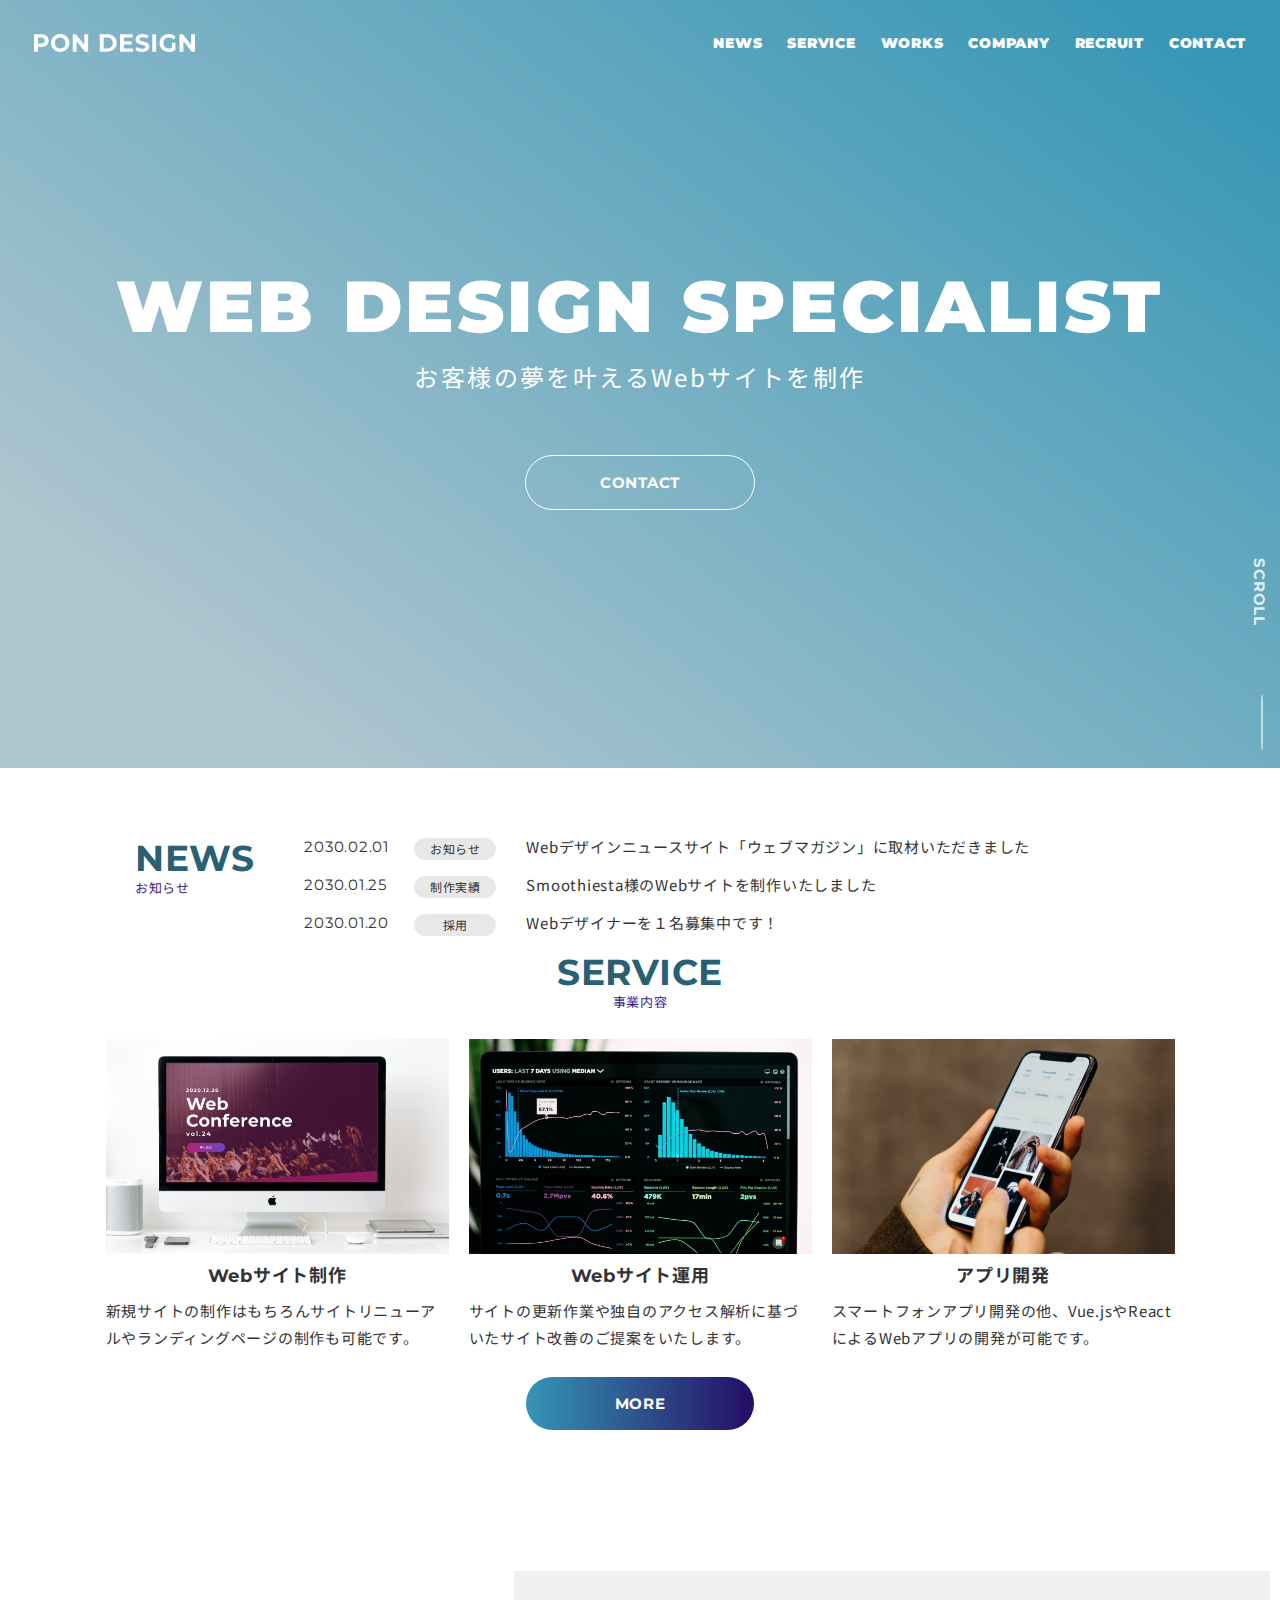
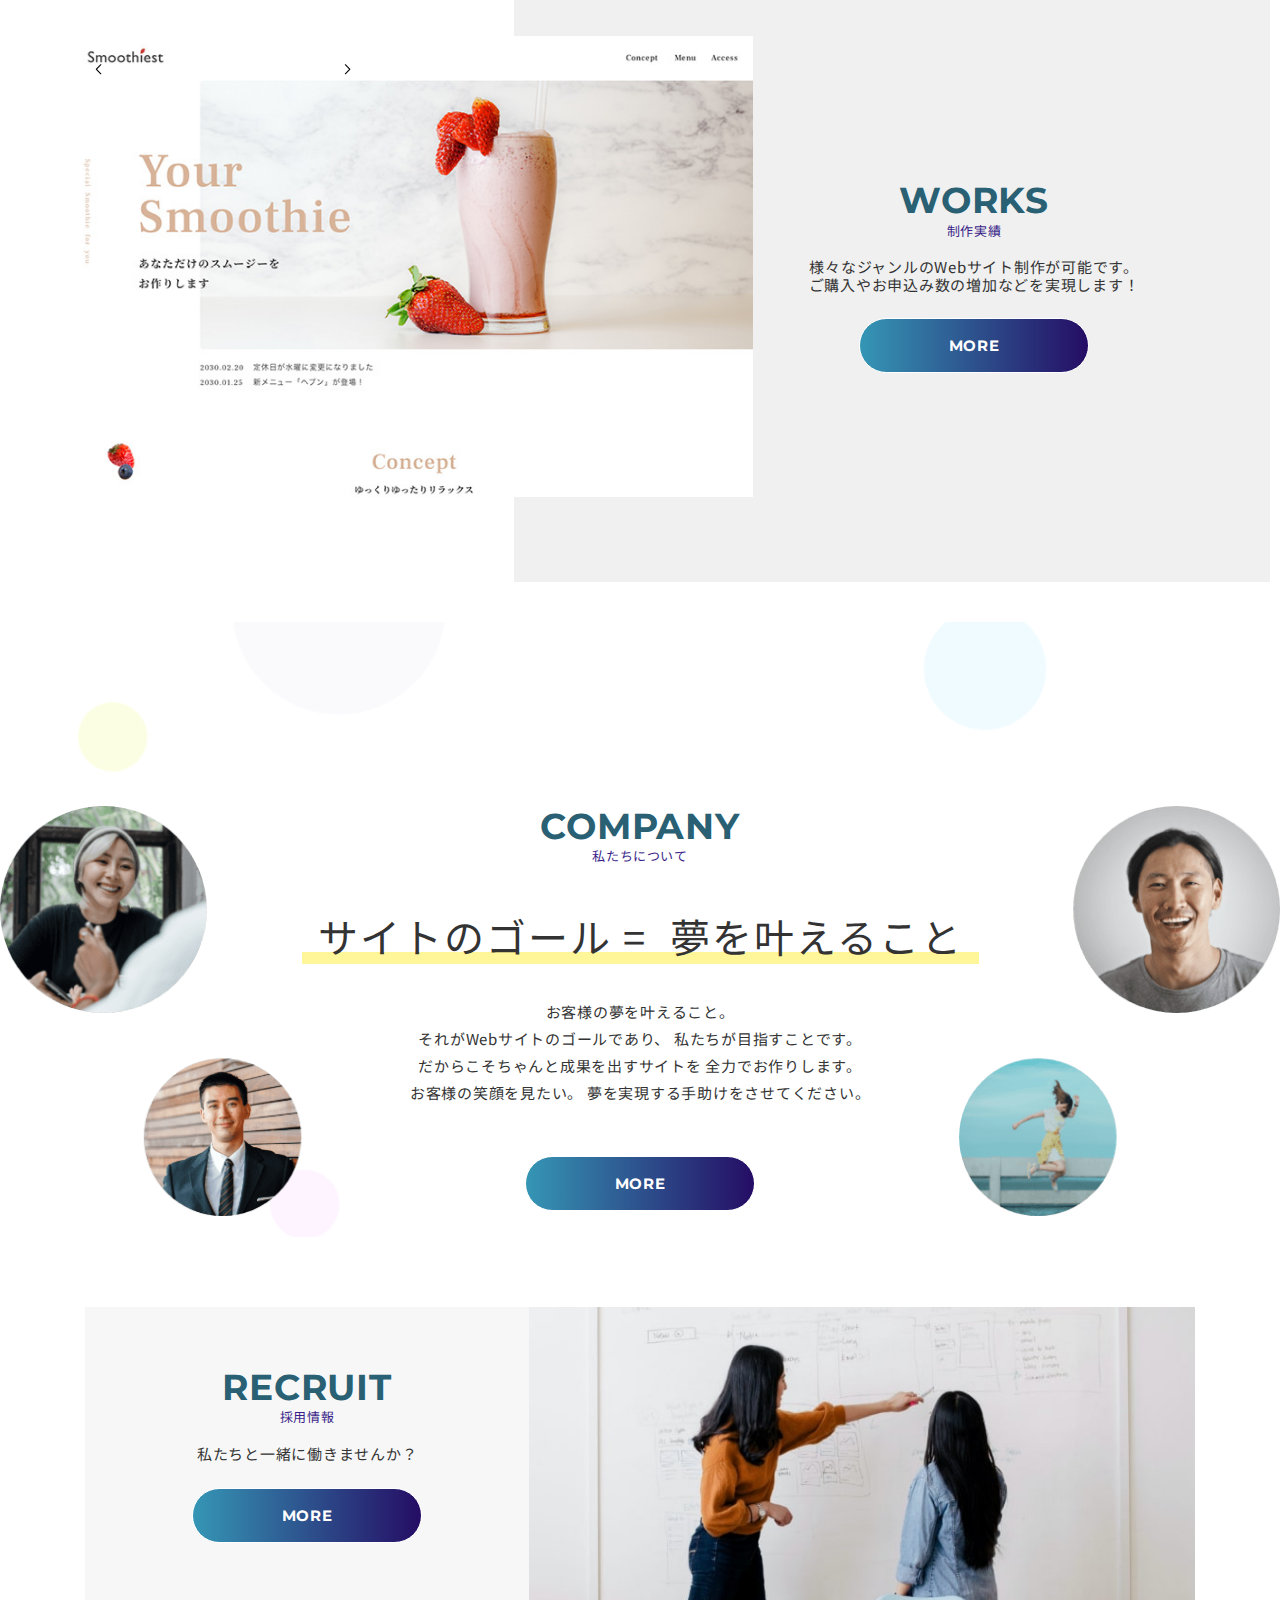
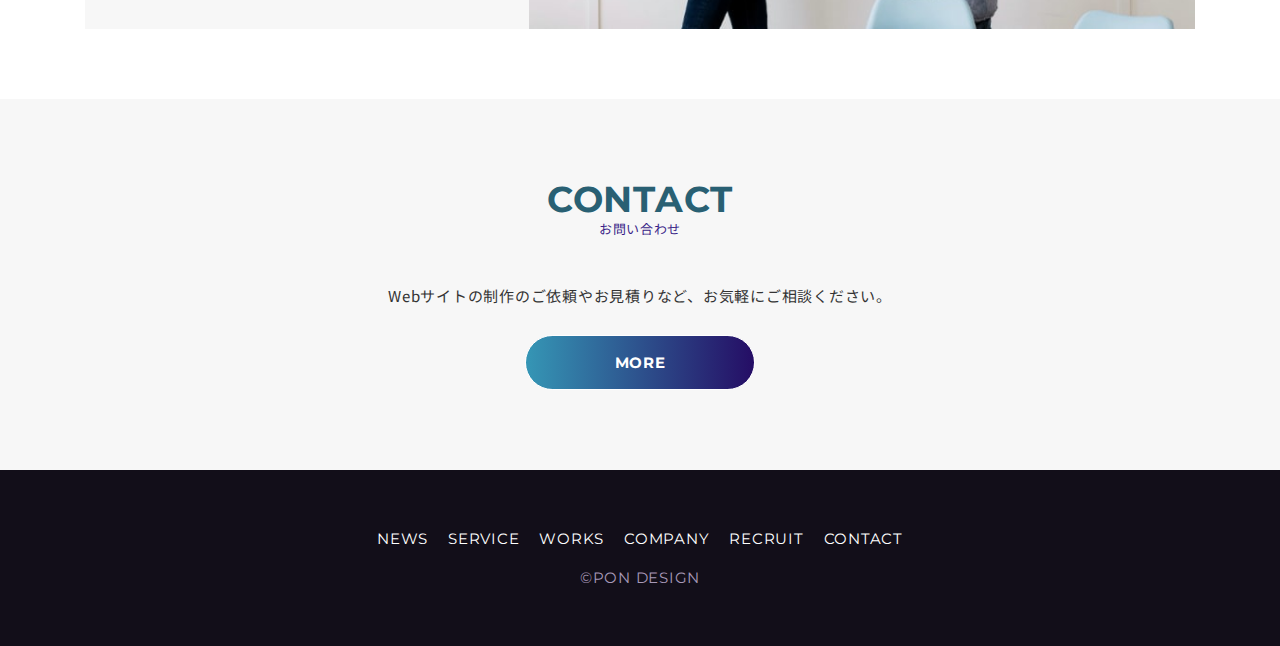
<file: index.html>
<!DOCTYPE html>
<html lang="ja">

<head>
    <meta charset="UTF-8">
    <meta name="viewport" content="width=device-width, initial-scale=1.0">
    <title>PonDesign</title>

    <!-- Google Fonts -->
    <link rel="preconnect" href="https://fonts.googleapis.com">
    <link rel="preconnect" href="https://fonts.gstatic.com" crossorigin>
    <link
        href="https://fonts.googleapis.com/css2?family=Montserrat:ital,wght@0,100..900;1,100..900&family=Noto+Sans+JP:wght@100..900&display=swap"
        rel="stylesheet">
    <!-- css -->
    <link rel="stylesheet" href="reset.css">

    <link rel="stylesheet" href="https://cdn.jsdelivr.net/npm/swiper@9/swiper-bundle.min.css">
    
    <link rel="stylesheet" href="common.css">
    <link rel="stylesheet" href="style.css">
    <link rel="stylesheet" href="article01.css">

 

</head>

<body>
    <header id="header" class="header">
        <div class="header__bg-container">
            <div class="header__inner">
                <a href="/index.html"><img src="./img/logo.svg" alt="logo"></a>

                <button class="header__hamburger hamburger" id="js-hamburger">
                    <span></span>
                    <span></span>
                    <span></span>
                </button>

                <nav class="header__nav" id="header__nav">
                    <ul class="header__nav-list">
                        <li class="header__nav-item">
                            <a href="./news.html">NEWS</a>
                        </li>
                        <li class="header__nav-item">
                            <a href="./service.html">SERVICE</a>
                        </li>
                        <li class="header__nav-item">
                            <a href="./works.html">WORKS</a>
                        </li>
                        <li class="header__nav-item">
                            <a href="./company.html">COMPANY</a>
                        </li>
                        <li class="header__nav-item">
                            <a href="./recruit.html">RECRUIT</a>
                        </li>
                        <li class="header__nav-item">
                            <a href="./contact.html">CONTACT</a>
                        </li>
                    </ul>
                </nav>


            </div>


            <div class="header__main">
                <h1 class="heading__h1">WEB DESIGN SPECIALIST</h1>
                <p class="header__main-description">お客様の夢を叶える<br>Webサイトを制作</p>
                <div class="contact__btn"><a href="./contact.html">CONTACT</a></div>
            </div>
            <div class="scroll-down-container">
                <span class="scroll-text">SCROLL</span>
                <div class="scroll-down"></div>
            </div>
        </div>
    </header>

    <section id="news" class="news">
        <div class="news__inner wrapper">
            <div class="news__heading-container">
                <h2 class="heading__h2">NEWS
                    <span class="heading__h2--jp">お知らせ</span>
                </h2>
            </div>

            <ul class="news__list">
                <li class="news__item">
                    <a href="">
                        <div class="news__item-supplement">
                            <time datetime="2030.02.01">2030.02.01</time>
                            <p class="news__item-label">お知らせ</p>
                        </div>
                        <p class="news__item-text">Webデザインニュースサイト「ウェブマガジン」に取材いただきました</p>

                    </a>
                </li>
                <li class="news__item">
                    <a href="">
                        <div class="news__item-supplement">
                            <time datetime="2030.01.25">2030.01.25</time>
                            <p class="news__item-label">制作実績</p>
                        </div>
                        <p class="news__item-text">Smoothiesta様のWebサイトを制作いたしました</p>


                    </a>
                </li>
                <li class="news__item">
                    <a href="">
                        <div class="news__item-supplement">
                            <time datetime="2030.01.20">2030.01.20</time>
                            <p class="news__item-label">採用</p>
                        </div>
                        <p class="news__item-text">Webデザイナーを１名募集中です！</p>

                    </a>
                </li>
            </ul>

        </div>
    </section>


    <section id="service" class="service">
        <div class="service__inner wrapper">
            <h2 class="heading__h2">SERVICE
                <span class="heading__h2--jp">事業内容</span>
            </h2>
            <ul class="service__list">
                <li class="service__item">

                    <img src="/img/service01.jpg" alt="service01">
                    <h3 class="heading__h3">Webサイト制作</h3>
                    <p class="service__item-text">新規サイトの制作はもちろんサイトリニューアルやランディングページの制作も可能です。</p>

                </li>
                <li class="service__item">

                    <img src="/img/service02.jpg" alt="service02">
                    <h3 class="heading__h3">Webサイト運用</h3>
                    <p class="service__item-text">サイトの更新作業や独自のアクセス解析に基づいたサイト改善のご提案をいたします。</p>

                </li>
                <li class="service__item">

                    <img src="/img/service03.jpg" alt="service03">
                    <h3 class="heading__h3">アプリ開発</h3>
                    <p class="service__item-text">スマートフォンアプリ開発の他、Vue.jsやReactによるWebアプリの開発が可能です。</p>

                </li>
            </ul>
            <div class="more__btn"><a href="./service.html">MORE</a></div>
        </div>
    </section>

    <section id="works" class="works">
        <div class="works__inner wrapper">
            <div class="swiper works__bg_container">
                <div class="swiper-wrapper">
                    <div class="swiper-slide"><img class="works__item" src="/img/works/smoothiesta.jpg"
                            alt="smoothiesta"></div>
                    <div class="swiper-slide"> <img class="works__item" src="/img/works/web-conference.jpg"
                            alt="web-conference"></div>
                    <div class="swiper-slide"> <img class="works__item" src="/img/works/lamina.jpg" alt="lamina"></div>

                    <div class="swiper-button-prev"></div>
                    <div class="swiper-button-next"></div>
                </div>
                <div class="swiper-pagination"></div>
            </div>
            

            <div class="works__container">

                <h2 class="heading__h2">WORKS
                    <span class="heading__h2--jp">制作実績</span>
                </h2>
                <p class="works__text">様々なジャンルのWebサイト制作が可能です。<br>
                    ご購入やお申込み数の増加などを実現します！</p>
                <div class="more__btn"><a href="./works.html">MORE</a></div>

            </div>


        </div>
    </section>

    <section id="company" class="company">
        <div class="company__inner wrapper">
            <h2 class="heading__h2">COMPANY
                <span class="heading__h2--jp">私たちについて</span>
            </h2>
            <h3 class="heading__h3"><span class="underline-box">サイトのゴール =</span> <br class="br-sp">
                <span class="underline-box">夢を叶えること</span>
            </h3>
            <p class="company__message">お客様の夢を叶えること。<br>
                それがWebサイトのゴールであり、<br class="br-sp">
                私たちが目指すことです。 <br>
                だからこそちゃんと成果を出すサイトを<br class="br-sp">
                全力でお作りします。 <br>
                お客様の笑顔を見たい。<br class="br-sp"> 夢を実現する手助けをさせてください。</p>
            <div class="more__btn"><a href="./company.html">MORE</a></div>
        </div>
    </section>

    <section id="recruit" class="recruit">
        <div class="recruit__inner wrapper">
            <div class="recruit__container">
                <h2 class="heading__h2">RECRUIT
                    <span class="heading__h2--jp">採用情報</span>
                </h2>
                <p class="recruit__text">私たちと一緒に働きませんか？</p>
                <div class="more__btn"><a href="./recruit.html">MORE</a></div>
            </div>
            <img class="recruit__img" src="/img/recruit.jpg" alt="recruit">
        </div>
    </section>

    <section id="contact" class="contact">
        <div class="contact__inner">
            <h2 class="heading__h2">CONTACT
                <span class="heading__h2--jp">お問い合わせ</span>
            </h2>
            <p class="contact__text">Webサイトの制作のご依頼やお見積りなど、<br>お気軽にご相談ください。</p>
            <div class="more__btn"><a href="./contact.html">MORE</a></div>
        </div>
    </section>

    <footer id="footer" class="footer">
        <div class="footer__inner">
            <ul class="footer__nav-list">
                <li class="footer__nav-item">
                    <a href="/news.html">NEWS</a>
                </li>
                <li class="footer__nav-item">
                    <a href="/service.html">SERVICE</a>
                </li>
                <li class="footer__nav-item">
                    <a href="/works.html">WORKS</a>
                </li>
                <li class="footer__nav-item">
                    <a href="/company.html">COMPANY</a>
                </li>
                <li class="footer__nav-item">
                    <a href="/recruit.html">RECRUIT</a>
                </li>
                <li class="footer__nav-item">
                    <a href="/contact.html">CONTACT</a>
                </li>
            </ul>
            <p class="copyright">&copy;PON DESIGN</p>


            <div class="footer__totop"><a href="#top"> </a></div>
        </div>
    </footer>

    <script src="jquery-3.7.1.min.js"></script>
    <script src="script.js"></script>

    <!-- ヘッダーscrollTop -->
    <script>
        $(document).ready(function () {
            var header = $('.header__inner');
            var scrollThreshold = 50;

            $(window).on('scroll', function () {
                if ($(this).scrollTop() > scrollThreshold) {
                    header.addClass('fixed');
                } else {
                    header.removeClass('fixed');
                }
            });
        });
    </script>

    <!-- スクロール -->
    <script>
        $(document).ready(function () {
            const $scrollDownContainer = $('.scroll-down-container');
            const $toTopButton = $('.footer__totop');
            const $header = $('header');

            $(window).on('scroll', function () {
                const headerHeight = $header.outerHeight();
                const scrollTop = $(window).scrollTop();

                if (scrollTop > 300) {
                    $scrollDownContainer.fadeOut(500);
                    $toTopButton.addClass('show');
                } else {
                    $scrollDownContainer.fadeIn(500);
                    $toTopButton.removeClass('show');
                }
            });

            $toTopButton.on("click", function (e) {
                e.preventDefault();
                $("html, body").animate({ scrollTop: 0 }, 500);
            });
        });
    </script>

    <!-- works スライドショー -->
    <script src="https://cdn.jsdelivr.net/npm/swiper@9/swiper-bundle.min.js"></script>
    <script>
        $(document).ready(function () {
            var swiper = new Swiper('.swiper', {
                loop: true,
                observer: true,
                observeParents: true,
                autoplay: {
                    delay: 3000,
                    disableOnInteraction: false
                },
                speed: 1000,
                effect: 'fade',
                fadeEffect: {
                    crossFade: true
                },

                pagination: {
                    el: '.swiper-pagination',
                    clickable: true
                },
                navigation: {
                    nextEl: '.swiper-button-next',
                    prevEl: '.swiper-button-prev',
                    hideOnClick: false
                },
                on: {
                    slideChange: function () {
                        swiper.pagination.update();
                    }
                }
            });
        });
    </script>

    <!-- ハンバーガーメニュー -->
    <script>
        $(document).ready(function () {
            $('#js-hamburger').on('click', function () {
                // console.log("ハンバーガーメニューがクリック");
                $('#header__nav').toggleClass('open');
                $('#js-hamburger').toggleClass('open');
                $('.header__nav-list').toggleClass('open');

                // console.log("ナビゲーションのクラス:", $("#header__nav").attr("class"));
                // console.log("ハンバーガーのクラス:", $("#js-hamburger").attr("class"));

            });
        });
    </script>

</body>

</html>
</file>
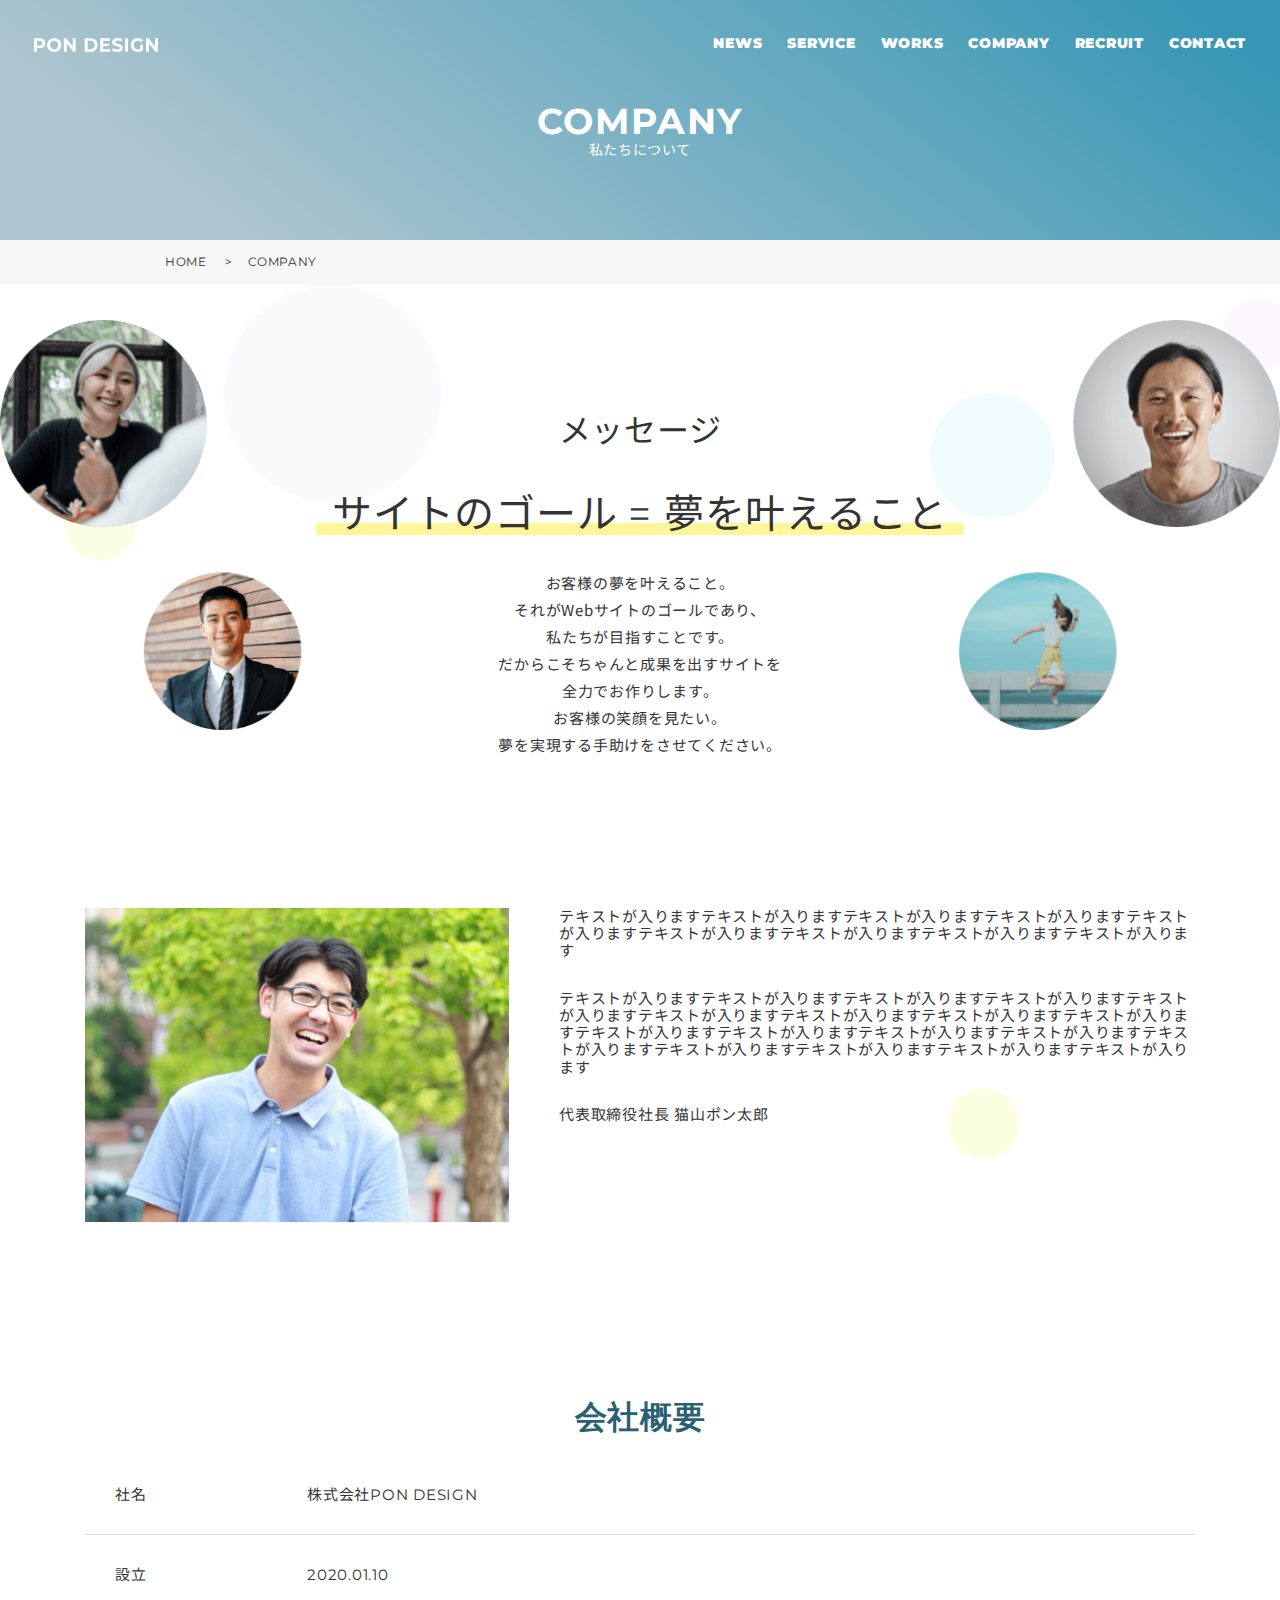
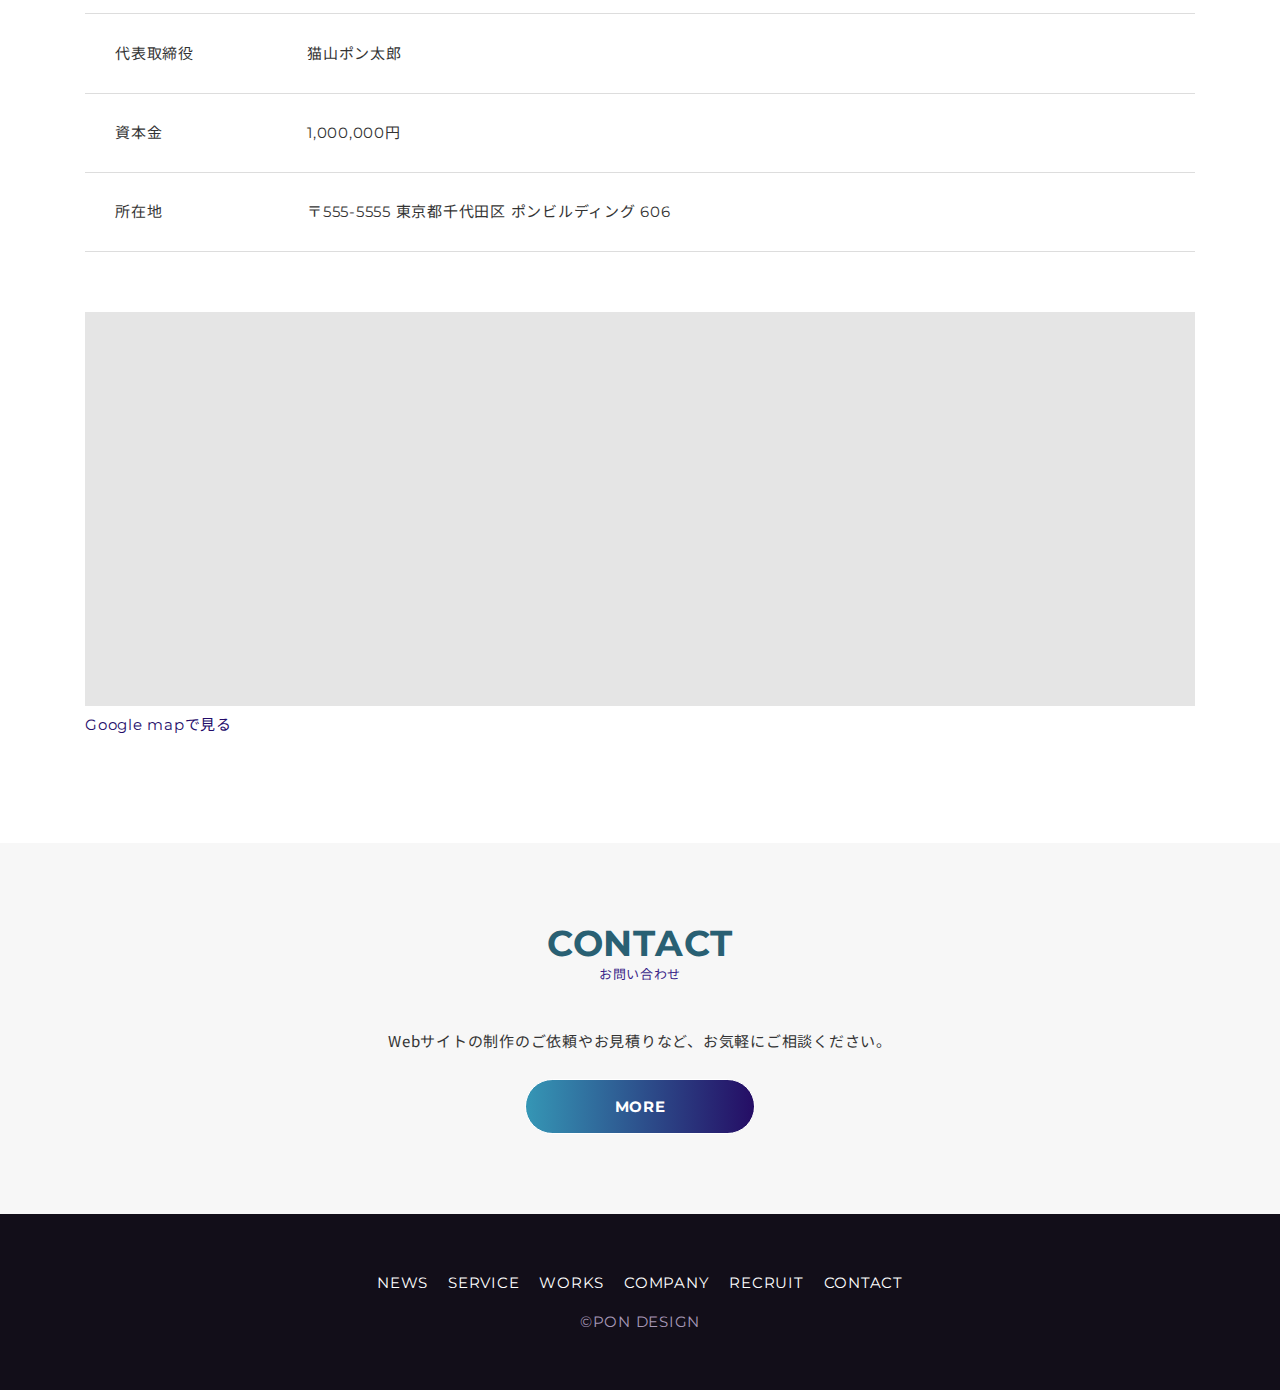
<file: company.html>
<!DOCTYPE html>
<html lang="ja">

<head>
    <meta charset="UTF-8">
    <meta name="viewport" content="width=device-width, initial-scale=1.0">
    <title>PonDesign</title>

    <!-- Google Fonts -->
    <link rel="preconnect" href="https://fonts.googleapis.com">
    <link rel="preconnect" href="https://fonts.gstatic.com" crossorigin>
    <link
        href="https://fonts.googleapis.com/css2?family=Montserrat:ital,wght@0,100..900;1,100..900&family=Noto+Sans+JP:wght@100..900&display=swap"
        rel="stylesheet">
    <!-- css -->
    <link rel="stylesheet" href="common.css">
    <link rel="stylesheet" href="reset.css">
    <link rel="stylesheet" href="style.css">
    <link rel="stylesheet" href="article01.css">


</head>


<body>

    <header id="sub__header" class="sub__header">
        <div class="sub__header__bg-container">
            <div class="header__inner ">
                <a class="logo" href="/index.html"><img src="./img/logo.svg" alt="logo"></a>
                <ul class="header__nav-list">
                    <li class="header__nav-item">
                        <a href="/news.html">NEWS</a>
                    </li>
                    <li class="header__nav-item">
                        <a href="/service.html">SERVICE</a>
                    </li>
                    <li class="header__nav-item">
                        <a href="/works.html">WORKS</a>
                    </li>
                    <li class="header__nav-item">
                        <a href="/company.html">COMPANY</a>
                    </li>
                    <li class="header__nav-item">
                        <a href="/recruit.html">RECRUIT</a>
                    </li>
                    <li class="header__nav-item">
                        <a href="/contact.html">CONTACT</a>
                    </li>
                </ul>
            </div>
            <h1 class="sub__heading__h1">COMPANY
                <span class="sub__heading__h1--jp">私たちについて</span>
            </h1>
        </div>
        <nav>
            <ul class="breadcrumb-list">
                <li class="breadcrumb-item">
                    <a href="./index.html">HOME</a>
                </li>
                <li class="breadcrumb-item">
                    <a href="./company.html">COMPANY</a>
                </li>
            </ul>
        </nav>

    </header>

    <section id="sub__company" class="sub__company">
        <div class="sub__company__inner wrapper">
            <div class="sub__company__bg-container">
                <div class="sub__company__heading">
                    <p class="company__tit">メッセージ
                    </p>
                    <h3 class="heading__h3"><span class="underline-box">サイトのゴール = </span><br class="br-sp"><span
                            class="underline-box">  夢を叶えること</span>
                    </h3>
                    <p class="company__message">お客様の夢を叶えること。<br>
                        それがWebサイトのゴールであり、<br>私たちが目指すことです。 <br>
                        だからこそちゃんと成果を出すサイトを<br>全力でお作りします。 <br>
                        お客様の笑顔を見たい。<br>夢を実現する手助けをさせてください。</p>
                </div>
                <div class="company__ceo__about">
                    <img class="company__ceo__photo" src="/img/ceo.jpg" alt="ceo">
                    <div class="company__ceo__message">
                        <p>テキストが入りますテキストが入りますテキストが入りますテキストが入りますテキストが入りますテキストが入りますテキストが入りますテキストが入りますテキストが入ります</p>
                        <p>テキストが入りますテキストが入りますテキストが入りますテキストが入りますテキストが入りますテキストが入りますテキストが入りますテキストが入りますテキストが入りますテキストが入りますテキストが入りますテキストが入りますテキストが入りますテキストが入りますテキストが入りますテキストが入りますテキストが入りますテキストが入ります
                        </p>
                        <p>代表取締役社長 猫山ポン太郎</p>
                    </div>
                </div>
            </div>

            <div class="company__overview">
                <h2 class="heading__h2">会社概要</h2>
                <dl class="company__overview-list">
                    <dt>社名</dt>
                    <dd>株式会社PON DESIGN</dd>
                    <dt>設立</dt>
                    <dd>2020.01.10</dd>
                    <dt>代表取締役</dt>
                    <dd>猫山ポン太郎</dd>
                    <dt>資本金</dt>
                    <dd>1,000,000円</dd>
                    <dt>所在地</dt>
                    <dd>〒555-5555 東京都千代田区 ポンビルディング 606</dd>
                </dl>
                <div class="company__map-container">
                    <iframe class="company__map"
                        src="https://www.google.com/maps/embed?pb=!1m18!1m12!1m3!1d25924.789620952277!2d139.73577975381482!3d35.68688194542408!2m3!1f0!2f0!3f0!3m2!1i1024!2i768!4f13.1!3m3!1m2!1s0x60188c0c0b13f54d%3A0xb630953beee48188!2z5p2x5Lqs6YO95Y2D5Luj55Sw5Yy6!5e0!3m2!1sja!2sjp!4v1739168391013!5m2!1sja!2sjp"
                        width="600" height="394" style="border:0;" allowfullscreen="" loading="lazy"
                        referrerpolicy="no-referrer-when-downgrade"></iframe>
                    <a class="company__map-text" href="https://maps.app.goo.gl/478ikXV1p3zY14gH8">Google mapで見る</a>
                </div>
            </div>
        </div>


    </section>



    <section id="sub__contact" class="sub__contact">
        <div class="contact__inner">
            <h2 class="heading__h2">CONTACT
                <span class="heading__h2--jp">お問い合わせ</span>
            </h2>
            <p class="contact__text">Webサイトの制作のご依頼やお見積りなど、<br>お気軽にご相談ください。</p>
            <div class="more__btn"><a href="./contact.html">MORE</a></div>
        </div>
    </section>

    <footer id="footer" class="footer">
        <div class="footer__inner">
            <ul class="footer__nav-list">
                <li class="footer__nav-item">
                    <a href="/news.html">NEWS</a>
                </li>
                <li class="footer__nav-item">
                    <a href="/service.html">SERVICE</a>
                </li>
                <li class="footer__nav-item">
                    <a href="/works.html">WORKS</a>
                </li>
                <li class="footer__nav-item">
                    <a href="/company.html">COMPANY</a>
                </li>
                <li class="footer__nav-item">
                    <a href="/recruit.html">RECRUIT</a>
                </li>
                <li class="footer__nav-item">
                    <a href="/contact.html">CONTACT</a>
                </li>
            </ul>
            <p class="copyright">&copy;PON DESIGN</p>
            <div class="footer__totop"><a href="#top"> </a></div>
        </div>
    </footer>
   






</body>

</html>
</file>
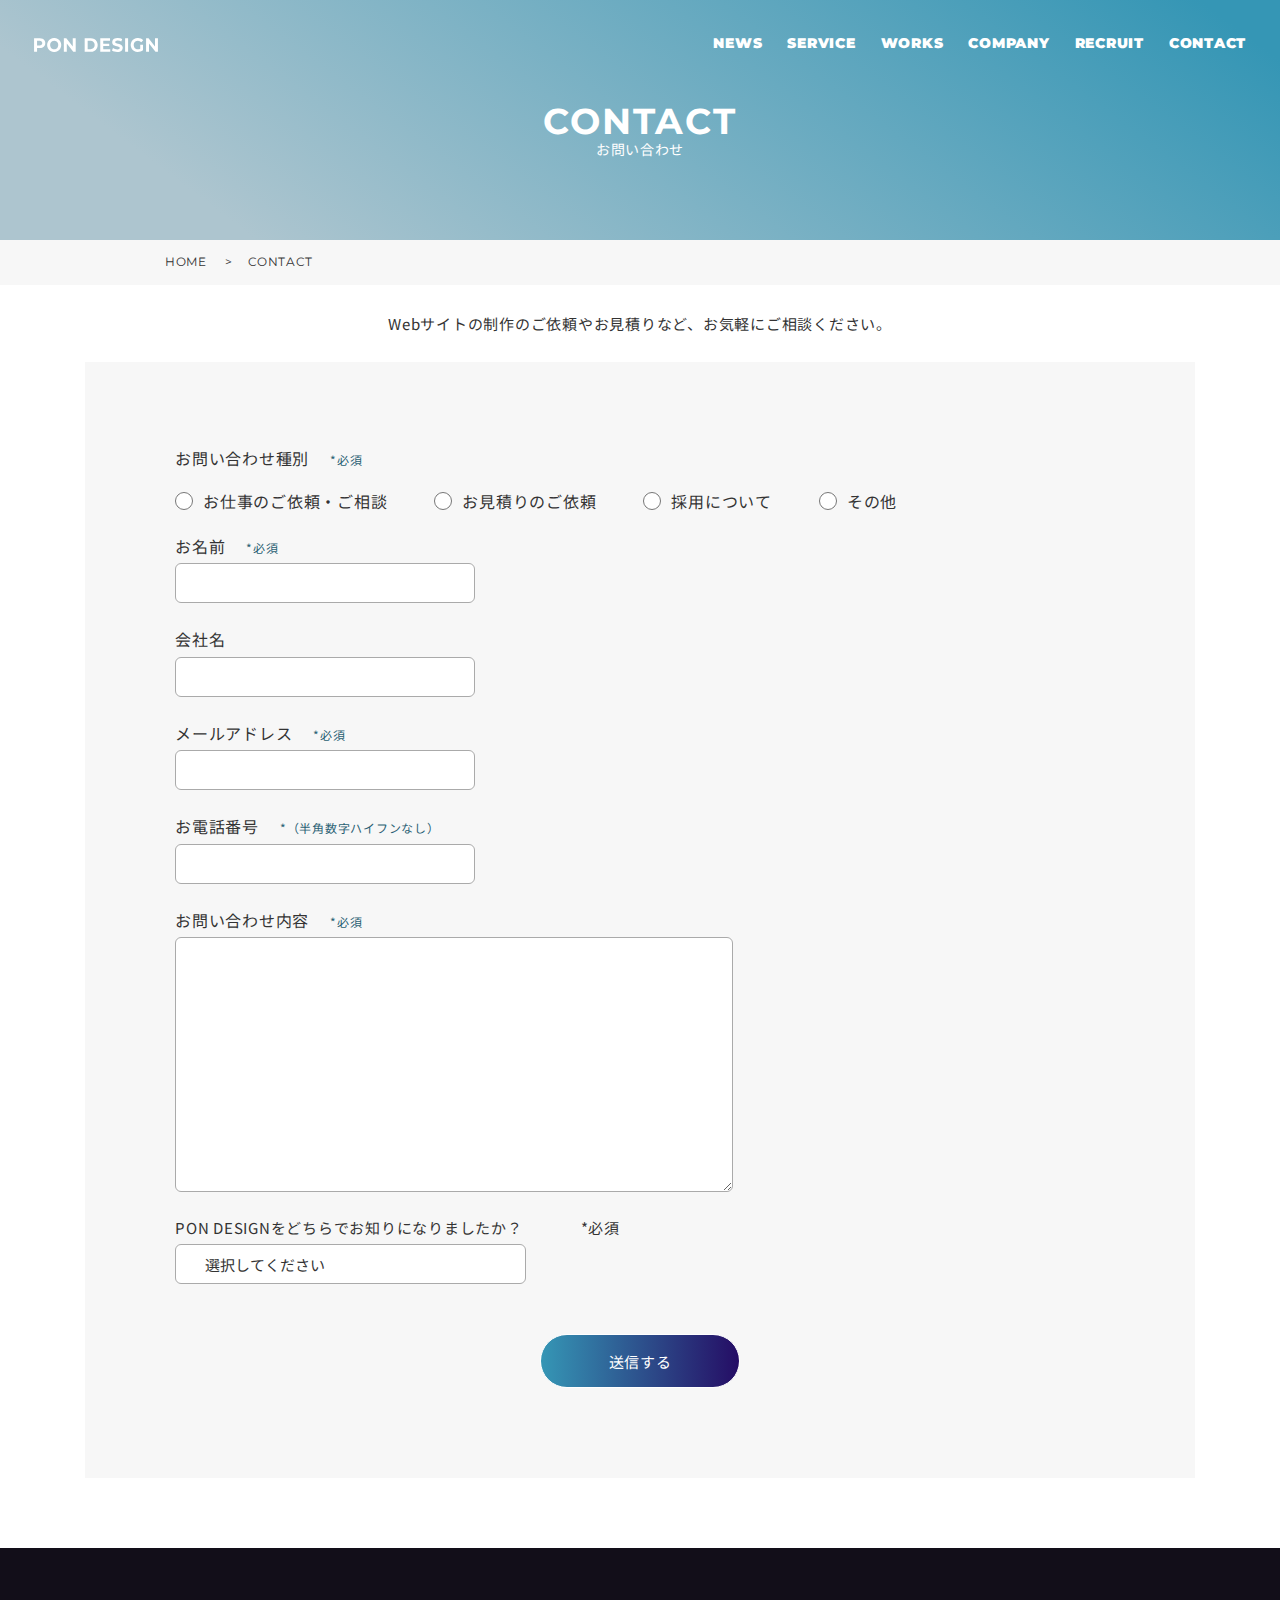
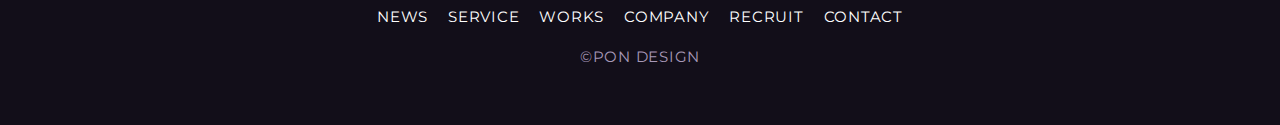
<file: contact.html>
<!DOCTYPE html>
<html lang="ja">

<head>
    <meta charset="UTF-8">
    <meta name="viewport" content="width=device-width, initial-scale=1.0">
    <title>PonDesign</title>

    <!-- Google Fonts -->
    <link rel="preconnect" href="https://fonts.googleapis.com">
    <link rel="preconnect" href="https://fonts.gstatic.com" crossorigin>
    <link
        href="https://fonts.googleapis.com/css2?family=Montserrat:ital,wght@0,100..900;1,100..900&family=Noto+Sans+JP:wght@100..900&display=swap"
        rel="stylesheet">
    <!-- css -->
    <link rel="stylesheet" href="common.css">
    <link rel="stylesheet" href="reset.css">
    <link rel="stylesheet" href="style.css">
    <link rel="stylesheet" href="article01.css">


</head>





<body>

    <header id="sub__header" class="sub__header">
        <div class="sub__header__bg-container">
            <div class="header__inner ">
                <a class="logo" href="/index.html"><img src="./img/logo.svg" alt="logo"></a>
                <ul class="header__nav-list">
                    <li class="header__nav-item">
                        <a href="/news.html">NEWS</a>
                    </li>
                    <li class="header__nav-item">
                        <a href="/service.html">SERVICE</a>
                    </li>
                    <li class="header__nav-item">
                        <a href="/works.html">WORKS</a>
                    </li>
                    <li class="header__nav-item">
                        <a href="/company.html">COMPANY</a>
                    </li>
                    <li class="header__nav-item">
                        <a href="/recruit.html">RECRUIT</a>
                    </li>
                    <li class="header__nav-item">
                        <a href="/contact.html">CONTACT</a>
                    </li>
                </ul>
            </div>
            <h1 class="sub__heading__h1">CONTACT
                <span class="sub__heading__h1--jp">お問い合わせ</span>
            </h1>
        </div>
        <nav>
            <ul class="breadcrumb-list">
                <li class="breadcrumb-item">
                    <a href="./index.html">HOME</a>
                </li>
                <li class="breadcrumb-item">
                    <a href="./contact.html">CONTACT</a>
                </li>
            </ul>
        </nav>

    </header>

    <section id="contact__form" class="contact__form">
        <p class="contact__text">Webサイトの制作のご依頼やお見積りなど、<br>お気軽にご相談ください。</p>
        <div class="contact__form-container">
            <form class="contact__form-list" action="#" method="post">
                <div class="contact__type">
                    <p>お問い合わせ種別<span>*必須</span></p>
                    <div class="radio-list">
                    <label for="request">
                        <input type="radio" id="request" name="group1" value="request">
                        お仕事のご依頼・ご相談</label>
                    <label for="quote">
                        <input type="radio" id="quote" name="group1" value="quote">
                        お見積りのご依頼</label>

                    <label for="recruit">
                        <input type="radio" id="recruit" name="group1" value="recruit">
                        採用について</label>

                    <label for="other">
                        <input type="radio" id="other" name="group1" value="other">
                        その他</label>
                    </div>
                </div>
                <dl class="contact__item">
                    <dt><label for="yourname" class="form__item-label">お名前<span>*必須</span></label></dt>
                    <dd><input type="text" id="yourname" class="form__item-input"></dd>

                    <dt><label for="companyname" class="form__item-label">会社名</label></dt>
                    <dd><input type="text" id="companyname" class="form__item-input"></dd>

                    <dt><label for="email" class="form__item-label">メールアドレス<span>*必須</span></label></dt>
                    <dd><input type="text" id="email" class="form__item-input"></dd>

                    <dt><label for="tel" class="form__item-label">お電話番号<span>*（半角数字ハイフンなし）</span></label></dt>
                    <dd><input type="text" id="tel" class="form__item-input"></dd>

                    <dt><label for="comment" class="form__item-label">お問い合わせ内容<span>*必須</span></label></dt>
                    <dd><textarea name="comment" id="comment"></textarea></dd>
                </dl>
                <p class="contact__question-source">PON DESIGNをどちらでお知りになりましたか？<span>*必須</span></p>
                <select name="question-source" id="question-source">
                    <option value="">選択してください</option>
                    <option>Google/Yahoo検索</option>
                    <option>SNS</option>
                    <option>ブログ</option>
                    <option>友人や知人</option>
                    <option>その他</option>
                </select>
                <div class="send__btn"><a href="#">送信する</a></div>
            </form>
        </div>
    </section>

    <footer id="footer" class="footer">
        <div class="footer__inner">
            <ul class="footer__nav-list">
                <li class="footer__nav-item">
                    <a href="/news.html">NEWS</a>
                </li>
                <li class="footer__nav-item">
                    <a href="/service.html">SERVICE</a>
                </li>
                <li class="footer__nav-item">
                    <a href="/works.html">WORKS</a>
                </li>
                <li class="footer__nav-item">
                    <a href="/company.html">COMPANY</a>
                </li>
                <li class="footer__nav-item">
                    <a href="/recruit.html">RECRUIT</a>
                </li>
                <li class="footer__nav-item">
                    <a href="/contact.html">CONTACT</a>
                </li>
            </ul>
            <p class="copyright">&copy;PON DESIGN</p>
            <div class="footer__totop"><a href="#top"> </a></div>
        </div>
    </footer>

</body>

</html>
</file>
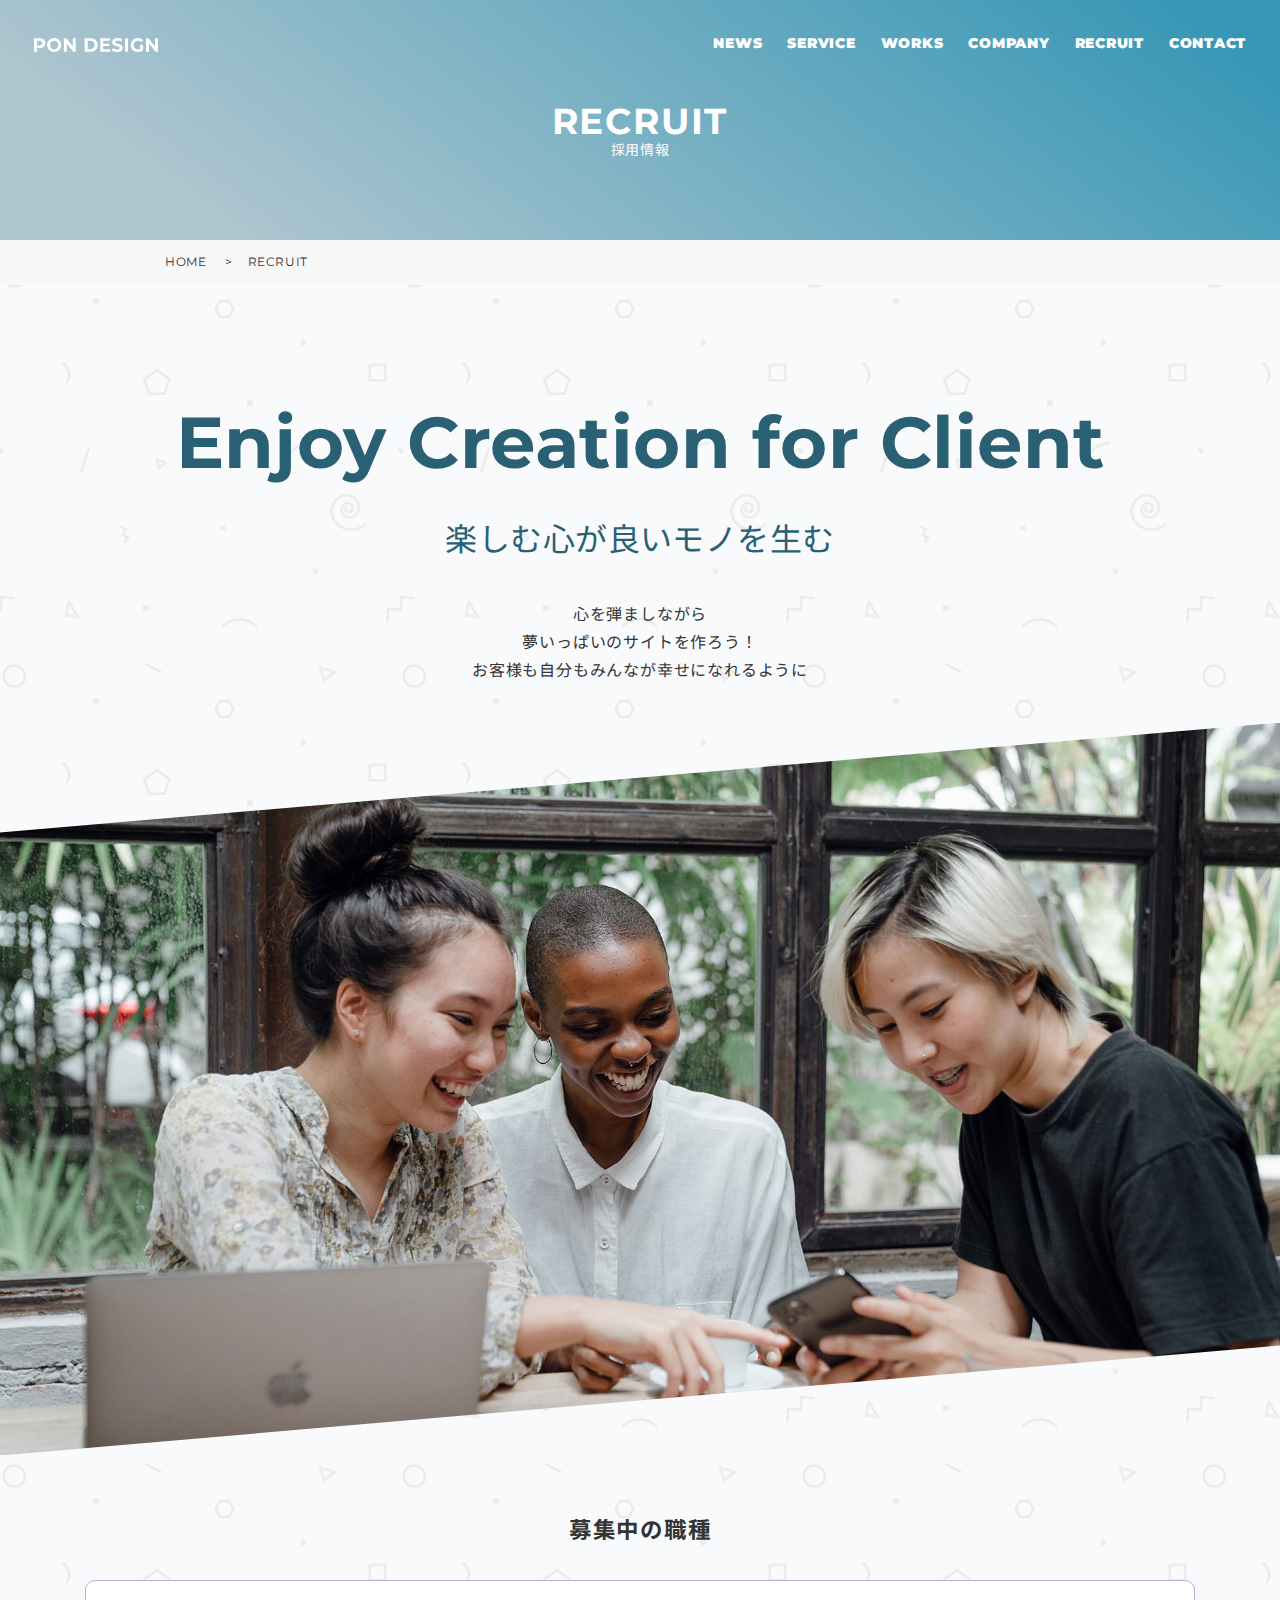
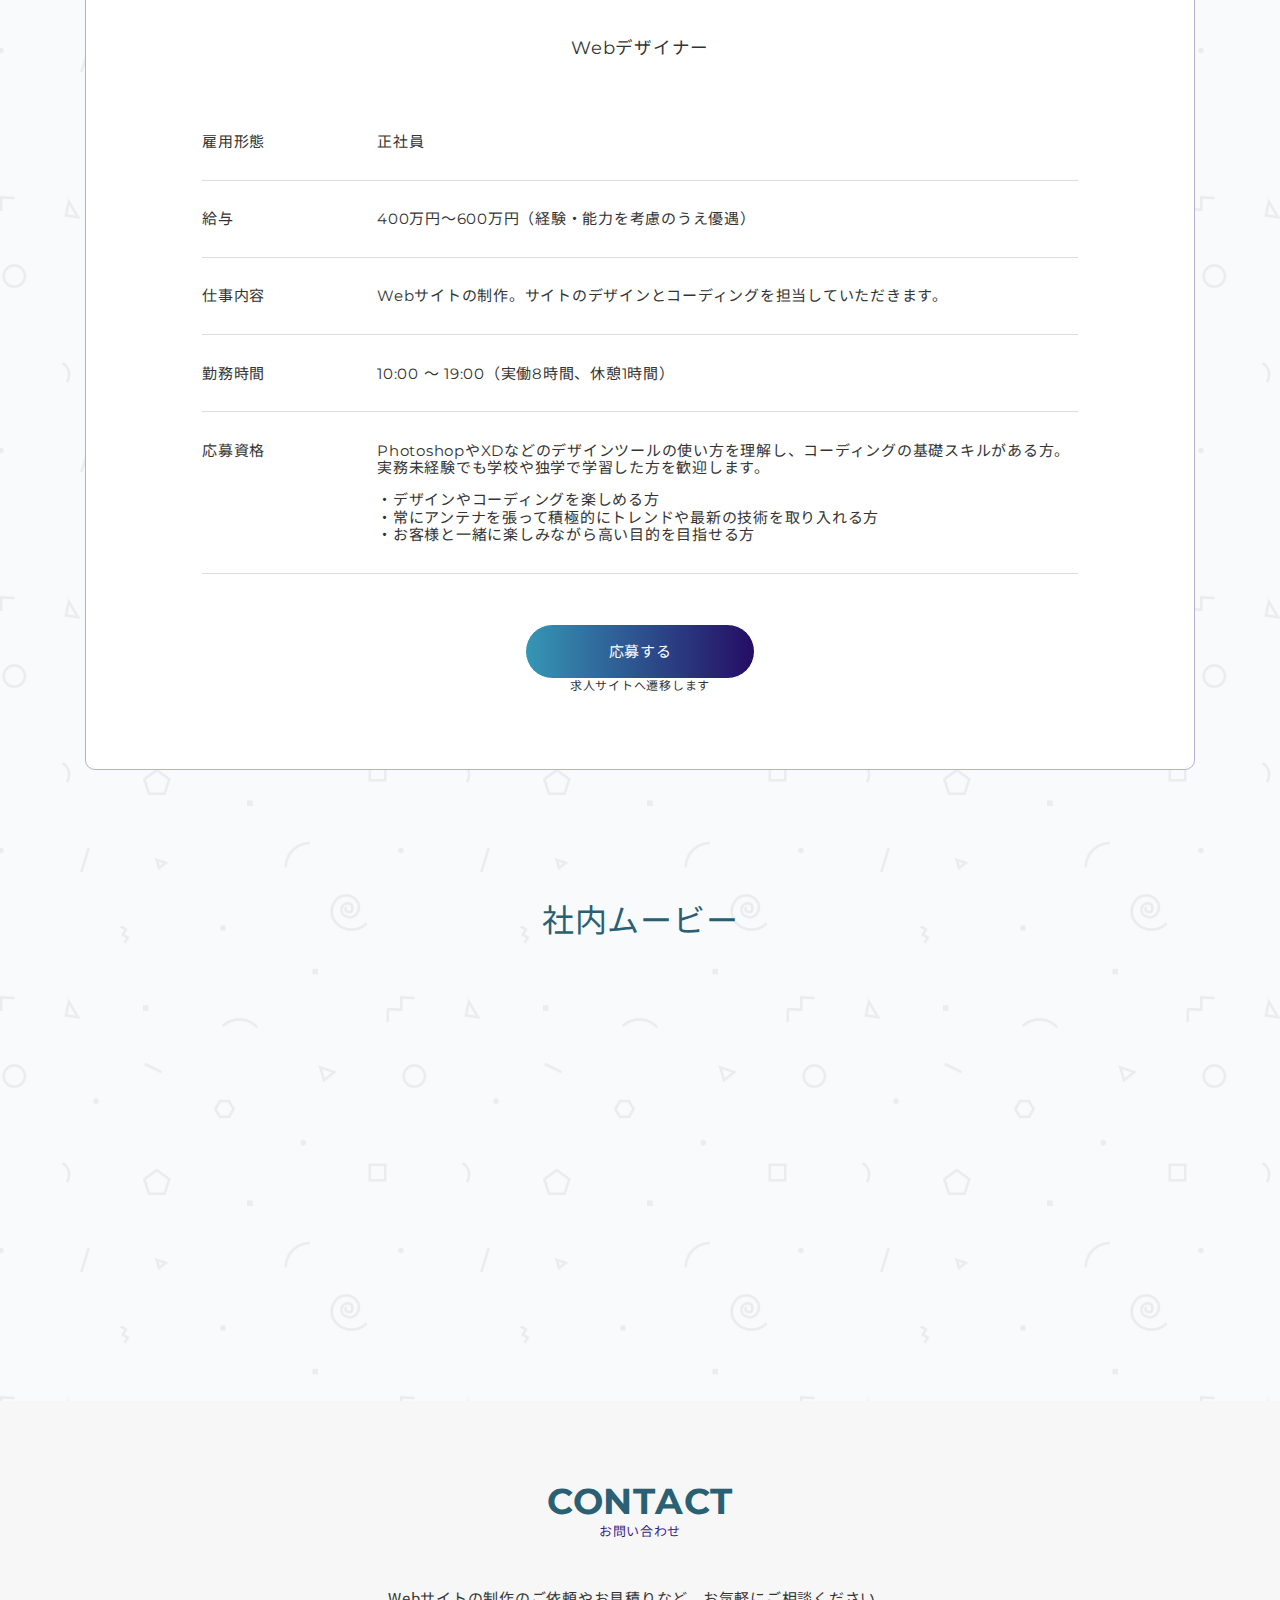
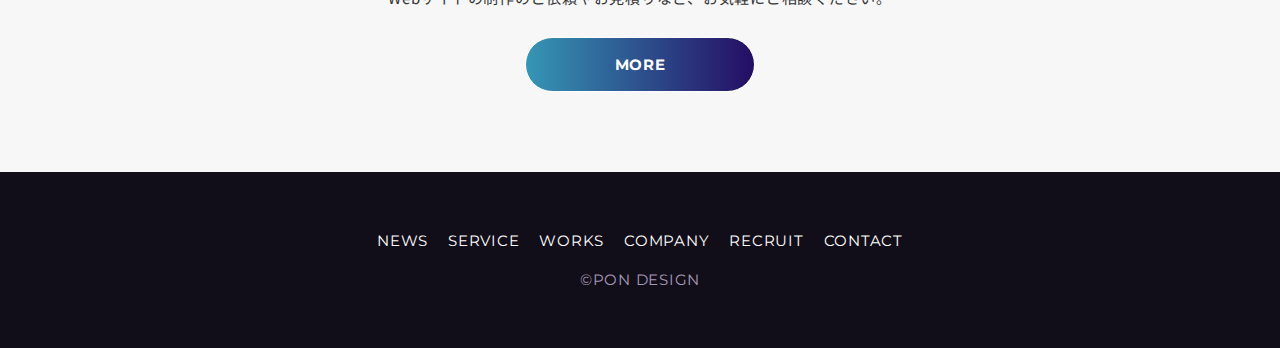
<file: ponnews.html>
<!DOCTYPE html>
<html lang="ja">

<head>
    <meta charset="UTF-8">
    <meta name="viewport" content="width=device-width, initial-scale=1.0">
    <title>PonDesign</title>

    <!-- Google Fonts -->
    <link rel="preconnect" href="https://fonts.googleapis.com">
    <link rel="preconnect" href="https://fonts.gstatic.com" crossorigin>
    <link
        href="https://fonts.googleapis.com/css2?family=Montserrat:ital,wght@0,100..900;1,100..900&family=Noto+Sans+JP:wght@100..900&display=swap"
        rel="stylesheet">
    <!-- css -->
    <link rel="stylesheet" href="common.css">
    <link rel="stylesheet" href="reset.css">
    <link rel="stylesheet" href="style.css">
    <link rel="stylesheet" href="article01.css">


</head>





<body>

    <header id="sub__header" class="sub__header">
        <div class="sub__header__bg-container">
            <div class="header__inner ">
                <a class="logo" href="/index.html"><img src="./img/logo.svg" alt="logo"></a>
                <ul class="header__nav-list">
                    <li class="header__nav-item">
                        <a href="/news.html">NEWS</a>
                    </li>
                    <li class="header__nav-item">
                        <a href="/service.html">SERVICE</a>
                    </li>
                    <li class="header__nav-item">
                        <a href="/works.html">WORKS</a>
                    </li>
                    <li class="header__nav-item">
                        <a href="/company.html">COMPANY</a>
                    </li>
                    <li class="header__nav-item">
                        <a href="/recruit.html">RECRUIT</a>
                    </li>
                    <li class="header__nav-item">
                        <a href="/contact.html">CONTACT</a>
                    </li>
                </ul>
            </div>
            <h1 class="sub__heading__h1">RECRUIT
                <span class="sub__heading__h1--jp">採用情報</span>
            </h1>
        </div>
        <nav>
            <ul class="breadcrumb-list">
                <li class="breadcrumb-item">
                    <a href="./index.html">HOME</a>
                </li>
                <li class="breadcrumb-item">
                    <a href="./recruit.html">RECRUIT</a>
                </li>
            </ul>
        </nav>

    </header>

    <main>
        <section id="sub__recruit" class="sub__recruit">
            <div class="sub__recruit__bg-container">
                <div class="sub__recruit__inner wrapper">
                    <p class="sub__recruit__tit">Enjoy Creation for Client <br>
                        <span class="sub__recruit__tit--jp">楽しむ心が良いモノを生む</span>
                    </p>
                    <p class="sub__recruit__message">心を弾ましながら<br>
                        夢いっぱいのサイトを作ろう！<br>
                        お客様も自分もみんなが幸せになれるように</p>
                    <img class="sub__recruit__img" src="/img/recruit01.jpg" alt="メイン画像">
                    <h2 class="sub__recruit__heading__h2">募集中の職種</h2>
                    <div class="recruit__offering_container">
                        <h3 class="recruit__offering_tit">Webデザイナー</h3>
                        <dl class="recruit__offering_list">
                            <dt>雇用形態</dt>
                            <dd>正社員</dd>
                            <dt>給与</dt>
                            <dd>400万円〜600万円（経験・能力を考慮のうえ優遇）</dd>
                            <dt>仕事内容</dt>
                            <dd>Webサイトの制作。サイトのデザインとコーディングを担当していただきます。</dd>
                            <dt>勤務時間</dt>
                            <dd>10:00 〜 19:00（実働8時間、休憩1時間）</dd>
                            <div class="recruit__offering_item--multi">
                                <!-- ↑調べるとdd内にdivを入れても問題ないと出たがエラーチェッカーではエラーになりました -->
                                <dt>応募資格</dt>
                                <dd>PhotoshopやXDなどのデザインツールの使い方を理解し、コーディングの基礎スキルがある方。 <br>
                                    実務未経験でも学校や独学で学習した方を歓迎します。<br>
                                    <ul>
                                        <li>・デザインやコーディングを楽しめる方 </li>
                                        <li>・常にアンテナを張って積極的にトレンドや最新の技術を取り入れる方 </li>
                                        <li>・お客様と一緒に楽しみながら高い目的を目指せる方</li>
                                    </ul>
                                </dd>
                            </div>
                        </dl>
                        <div class="recruit__btn"><a href="#">応募する</a></div>
                        <p>求人サイトへ遷移します</p>
                    </div>
                    <h3 class="sub__recruit__heading__h3">社内ムービー</h3>
                    <div class="company__movie">
                        <iframe width="560" height="315"
                            src="https://www.youtube.com/embed/WZ-q6EpODGc?si=6CVCR99QwdIe52Id"
                            title="YouTube video player" frameborder="0"
                            allow="accelerometer; autoplay; clipboard-write; encrypted-media; gyroscope; picture-in-picture; web-share"
                            referrerpolicy="strict-origin-when-cross-origin" allowfullscreen></iframe>
                    </div>
                </div>
            </div>
        </section>
    </main>

    <section id="sub__contact" class="sub__contact">
        <div class="contact__inner">
            <h2 class="heading__h2">CONTACT
                <span class="heading__h2--jp">お問い合わせ</span>
            </h2>
            <p class="contact__text">Webサイトの制作のご依頼やお見積りなど、<br>お気軽にご相談ください。</p>
            <div class="more__btn"><a href="#">MORE</a></div>
        </div>
    </section>

    <footer id="footer" class="footer">
        <div class="footer__inner">
            <ul class="footer__nav-list">
                <li class="footer__nav-item">
                    <a href="/news.html">NEWS</a>
                </li>
                <li class="footer__nav-item">
                    <a href="/service.html">SERVICE</a>
                </li>
                <li class="footer__nav-item">
                    <a href="/works.html">WORKS</a>
                </li>
                <li class="footer__nav-item">
                    <a href="/company.html">COMPANY</a>
                </li>
                <li class="footer__nav-item">
                    <a href="/recruit.html">RECRUIT</a>
                </li>
                <li class="footer__nav-item">
                    <a href="/contact.html">CONTACT</a>
                </li>
            </ul>
            <p class="copyright">&copy;PON DESIGN</p>
            <div class="footer__totop"><a href="#top"> </a></div>
        </div>
    </footer>



</body>

</html>
</file>
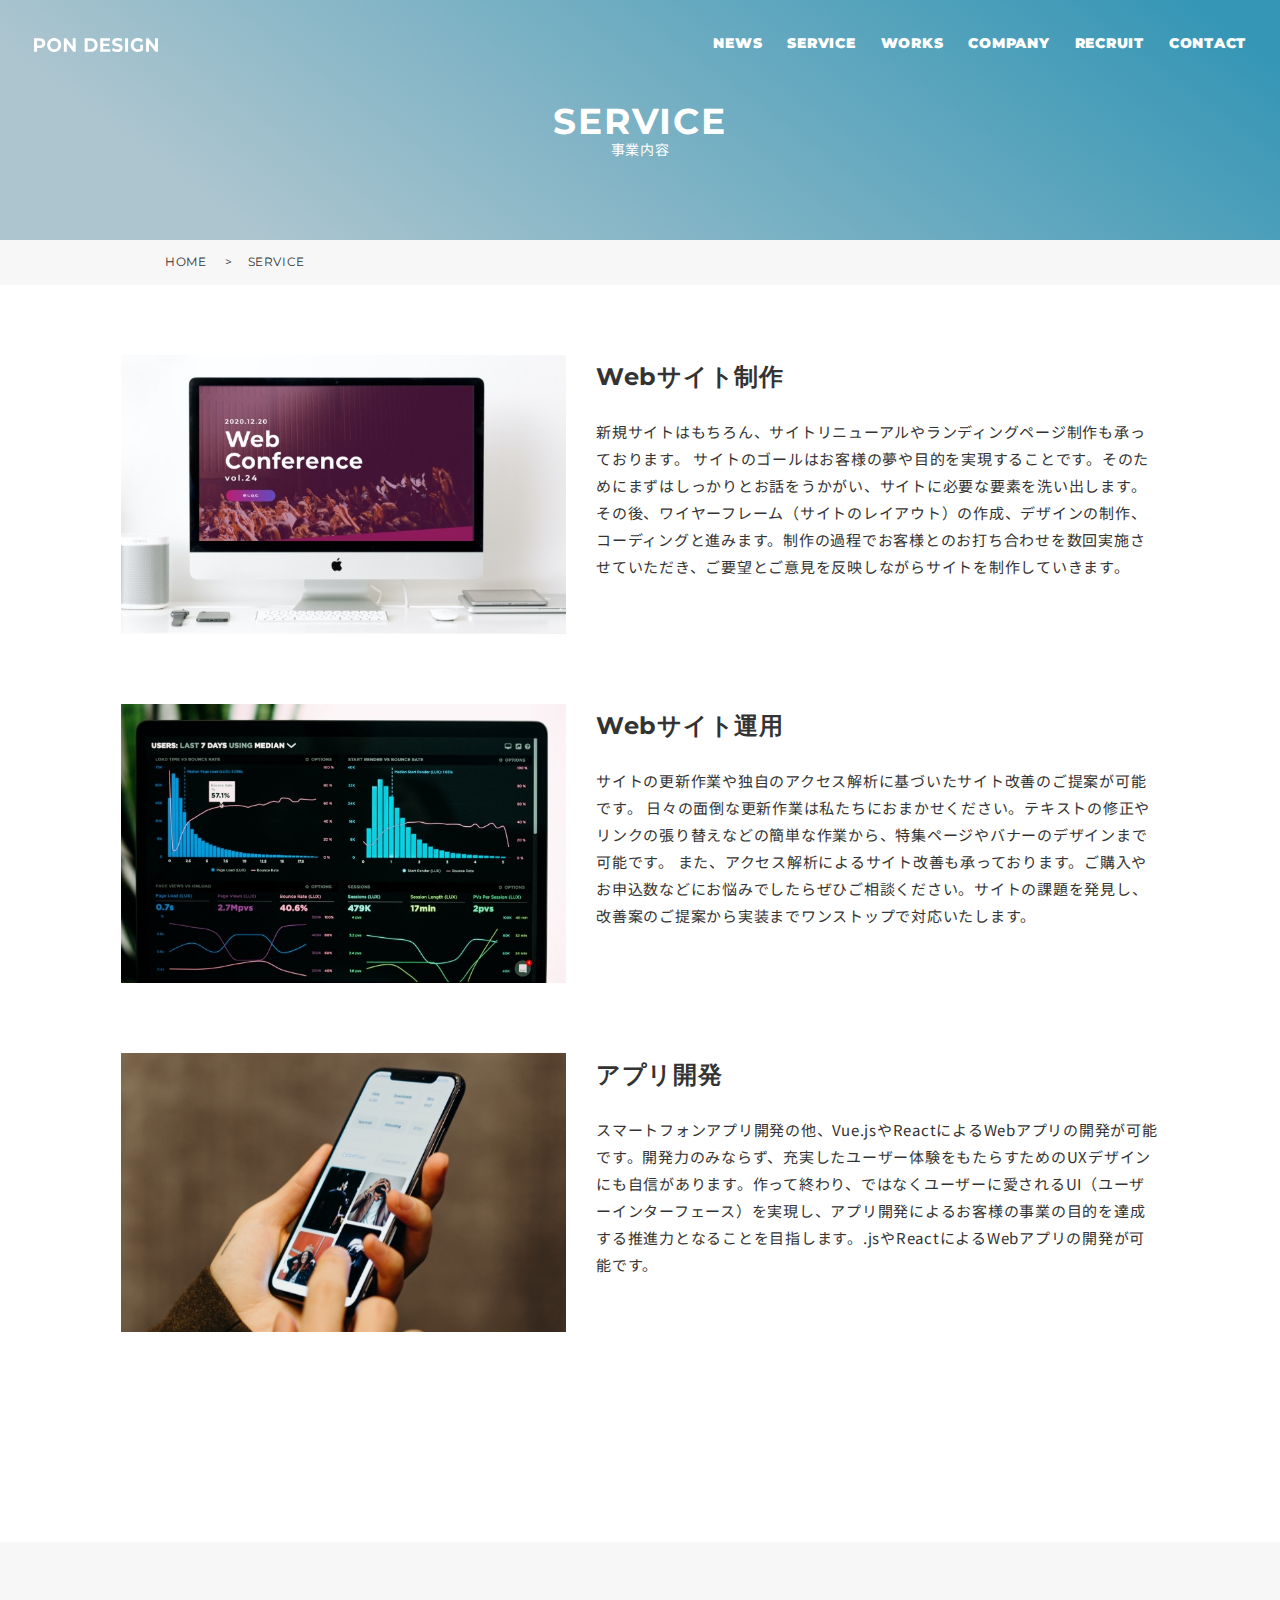
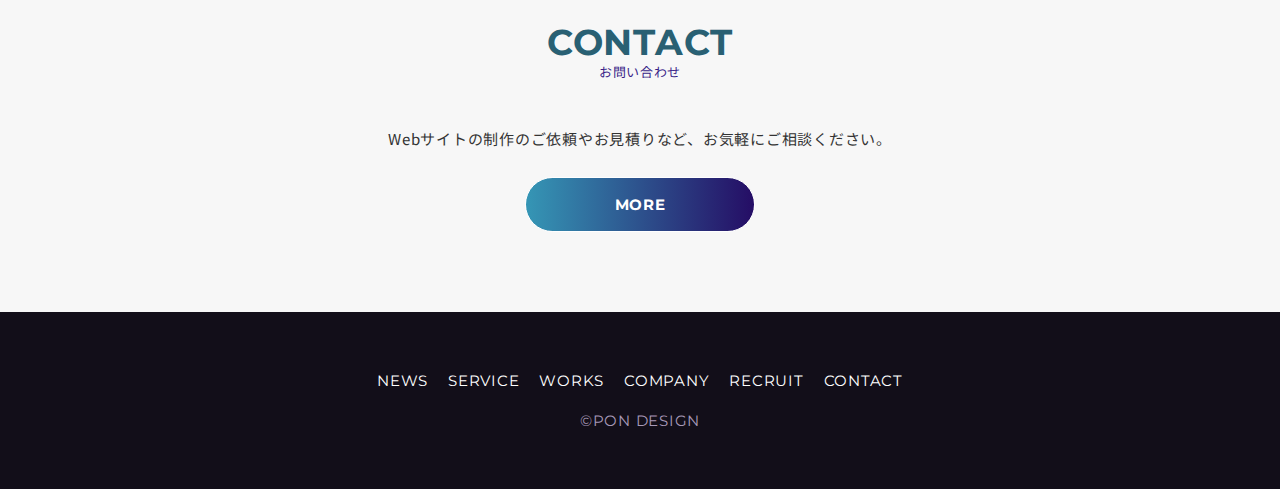
<file: service.html>
<!DOCTYPE html>
<html lang="ja">

<head>
    <meta charset="UTF-8">
    <meta name="viewport" content="width=device-width, initial-scale=1.0">
    <title>PonDesign</title>

    <!-- Google Fonts -->
    <link rel="preconnect" href="https://fonts.googleapis.com">
    <link rel="preconnect" href="https://fonts.gstatic.com" crossorigin>
    <link
        href="https://fonts.googleapis.com/css2?family=Montserrat:ital,wght@0,100..900;1,100..900&family=Noto+Sans+JP:wght@100..900&display=swap"
        rel="stylesheet">
    <!-- css -->
    <link rel="stylesheet" href="common.css">
    <link rel="stylesheet" href="reset.css">
    <link rel="stylesheet" href="style.css">
    <link rel="stylesheet" href="article01.css">


</head>



<body>



    <header id="sub__header" class="sub__header">
        <div class="sub__header__bg-container">
            <div class="header__inner ">
                <a class="logo" href="/index.html"><img src="./img/logo.svg" alt="logo"></a>
                <ul class="header__nav-list">
                    <li class="header__nav-item">
                        <a href="/news.html">NEWS</a>
                    </li>
                    <li class="header__nav-item">
                        <a href="/service.html">SERVICE</a>
                    </li>
                    <li class="header__nav-item">
                        <a href="/works.html">WORKS</a>
                    </li>
                    <li class="header__nav-item">
                        <a href="/company.html">COMPANY</a>
                    </li>
                    <li class="header__nav-item">
                        <a href="/recruit.html">RECRUIT</a>
                    </li>
                    <li class="header__nav-item">
                        <a href="/contact.html">CONTACT</a>
                    </li>
                </ul>
            </div>
            <h1 class="sub__heading__h1">SERVICE
                <span class="sub__heading__h1--jp">事業内容</span>
            </h1>
        </div>
        <nav>
            <ul class="breadcrumb-list">
                <li class="breadcrumb-item">
                    <a href="./index.html">HOME</a>
                </li>
                <li class="breadcrumb-item">
                    <a href="./service.html">SERVICE</a>
                </li>
            </ul>
        </nav>

    </header>

    <section id="sub__service" class="sub__service">
        <div class="service__inner wrapper">
            <!-- <h2 class="heading__h2">SERVICE -->
            <!-- <span class="heading__h2--jp">事業内容</span> -->
            <!-- </h2> -->
            <ul class="sub__service__list">
                <li class="sub__service__item">

                    <img class="service__item-img" src="/img/service01.jpg" alt="service01">
                    <div class="service__item-text">
                        <h2 class="heading__h2">Webサイト制作</h2>
                        <p class="service__item-text">新規サイトはもちろん、サイトリニューアルやランディングページ制作も承っております。
                            サイトのゴールはお客様の夢や目的を実現することです。そのためにまずはしっかりとお話をうかがい、サイトに必要な要素を洗い出します。その後、ワイヤーフレーム（サイトのレイアウト）の作成、デザインの制作、コーディングと進みます。制作の過程でお客様とのお打ち合わせを数回実施させていただき、ご要望とご意見を反映しながらサイトを制作していきます。
                        </p>
                    </div>

                </li>
                <li class="sub__service__item">

                    <img class="service__item-img" src="/img/service02.jpg" alt="service02">
                    <div class="service__item-text">
                        <h2 class="heading__h2">Webサイト運用</h2>
                        <p class="service__item-text">サイトの更新作業や独自のアクセス解析に基づいたサイト改善のご提案が可能です。
                            日々の面倒な更新作業は私たちにおまかせください。テキストの修正やリンクの張り替えなどの簡単な作業から、特集ページやバナーのデザインまで可能です。
                            また、アクセス解析によるサイト改善も承っております。ご購入やお申込数などにお悩みでしたらぜひご相談ください。サイトの課題を発見し、改善案のご提案から実装までワンストップで対応いたします。
                        </p>
                    </div>

                </li>
                <li class="sub__service__item">

                    <img class="service__item-img" src="/img/service03.jpg" alt="service03">
                    <div class="service__item-text">
                        <h2 class="heading__h2">アプリ開発</h2>
                        <p class="service__item-text">
                            スマートフォンアプリ開発の他、Vue.jsやReactによるWebアプリの開発が可能です。開発力のみならず、充実したユーザー体験をもたらすためのUXデザインにも自信があります。作って終わり、ではなくユーザーに愛されるUI（ユーザーインターフェース）を実現し、アプリ開発によるお客様の事業の目的を達成する推進力となることを目指します。.jsやReactによるWebアプリの開発が可能です。
                        </p>
                    </div>

                </li>
            </ul>

        </div>
    </section>

    <section id="sub__contact" class="sub__contact">
        <div class="contact__inner">
            <h2 class="heading__h2">CONTACT
                <span class="heading__h2--jp">お問い合わせ</span>
            </h2>
            <p class="contact__text">Webサイトの制作のご依頼やお見積りなど、<br>お気軽にご相談ください。</p>
            <div class="more__btn"><a href="/contact.html">MORE</a></div>
        </div>
    </section>

    <footer id="footer" class="footer">
        <div class="footer__inner">
            <ul class="footer__nav-list">
                <li class="footer__nav-item">
                    <a href="/news.html">NEWS</a>
                </li>
                <li class="footer__nav-item">
                    <a href="/service.html">SERVICE</a>
                </li>
                <li class="footer__nav-item">
                    <a href="/works.html">WORKS</a>
                </li>
                <li class="footer__nav-item">
                    <a href="/company.html">COMPANY</a>
                </li>
                <li class="footer__nav-item">
                    <a href="/recruit.html">RECRUIT</a>
                </li>
                <li class="footer__nav-item">
                    <a href="/contact.html">CONTACT</a>
                </li>
            </ul>
            <p class="copyright">&copy;PON DESIGN</p>
            <div class="footer__totop"><a href="#top"> </a></div>
        </div>
    </footer>

</body>

</html>
</file>
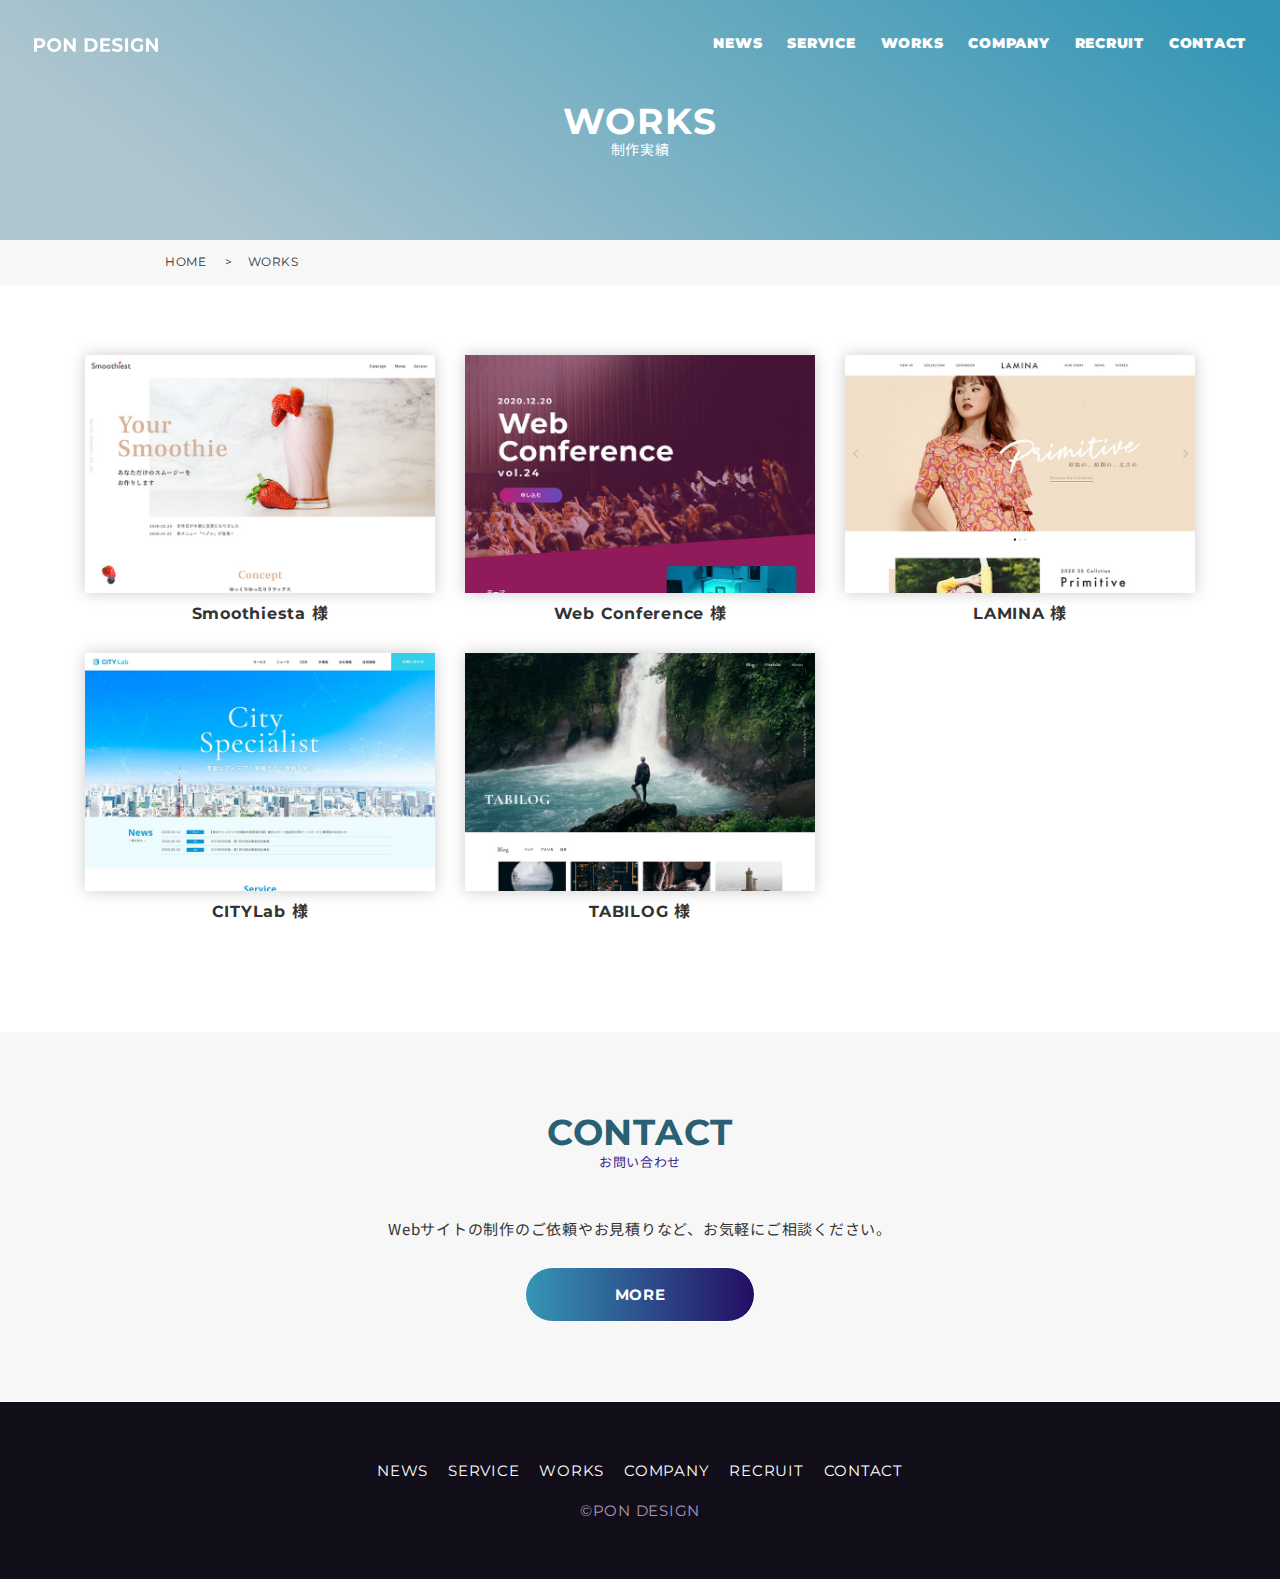
<file: works.html>
<!DOCTYPE html>
<html lang="ja">

<head>
    <meta charset="UTF-8">
    <meta name="viewport" content="width=device-width, initial-scale=1.0">
    <title>PonDesign</title>

    <!-- Google Fonts -->
    <link rel="preconnect" href="https://fonts.googleapis.com">
    <link rel="preconnect" href="https://fonts.gstatic.com" crossorigin>
    <link
        href="https://fonts.googleapis.com/css2?family=Montserrat:ital,wght@0,100..900;1,100..900&family=Noto+Sans+JP:wght@100..900&display=swap"
        rel="stylesheet">
    <!-- css -->
    <link rel="stylesheet" href="common.css">
    <link rel="stylesheet" href="reset.css">
    <link rel="stylesheet" href="style.css">
    <link rel="stylesheet" href="article01.css">


</head>



<body>

    <header id="sub__header" class="sub__header">
        <div class="sub__header__bg-container">
            <div class="header__inner ">
                <a class="logo" href="/index.html"><img src="img/logo.svg" alt="logo"></a>
                <ul class="header__nav-list">
                    <li class="header__nav-item">
                        <a href="/news.html">NEWS</a>
                    </li>
                    <li class="header__nav-item">
                        <a href="/service.html">SERVICE</a>
                    </li>
                    <li class="header__nav-item">
                        <a href="/works.html">WORKS</a>
                    </li>
                    <li class="header__nav-item">
                        <a href="/company.html">COMPANY</a>
                    </li>
                    <li class="header__nav-item">
                        <a href="/recruit.html">RECRUIT</a>
                    </li>
                    <li class="header__nav-item">
                        <a href="/contact.html">CONTACT</a>
                    </li>
                </ul>
            </div>
            <h1 class="sub__heading__h1">WORKS
                <span class="sub__heading__h1--jp">制作実績</span>
            </h1>
        </div>
        <nav>
            <ul class="breadcrumb-list">
                <li class="breadcrumb-item">
                    <a href="./index.html">HOME</a>
                </li>
                <li class="breadcrumb-item">
                    <a href="./works.html">WORKS</a>
                </li>
            </ul>
        </nav>

    </header>


    <section id="sub__works" class="sub__works">

        <div class="sub__works__inner wrapper">
            <!-- <div class="works__bg_container"> -->
            <ul class="sub__works__list">
                <li class="sub__works__item">
                    <a href=""><img src="img/works/smoothiesta.jpg" alt="smoothiesta">
                        <h2 class="works__info">Smoothiesta 様</h2>
                    </a>
                </li>
                <li class="sub__works__item">
                    <a href=""><img src="img/works/web-conference.jpg" alt="web-conference">
                        <h2 class="works__info">Web Conference 様</h2>
                    </a>
                </li>
                <li class="sub__works__item">
                    <a href=""><img src="img/works/lamina.jpg" alt="lamina">
                        <h2 class="works__info">LAMINA 様</h2>
                    </a>
                </li>
                <li class="sub__works__item">
                    <a href=""><img src="img/works/citylab.jpg" alt="citylab">
                        <h2 class="works__info">CITYLab 様</h2>
                    </a>
                </li>
                <li class="sub__works__item">
                    <a href=""><img src="img/works/tabilog.jpg" alt="tabilog">
                        <h2 class="works__info">TABILOG 様</h2>
                    </a>
                </li>
            </ul>
        </div>
    </section>

  


    <section id="sub__contact" class="sub__contact">
        <div class="contact__inner">
            <h2 class="heading__h2">CONTACT
                <span class="heading__h2--jp">お問い合わせ</span>
            </h2>
            <p class="contact__text">Webサイトの制作のご依頼やお見積りなど、<br>お気軽にご相談ください。</p>
            <div class="more__btn"><a href="/contact.html">MORE</a></div>
        </div>
    </section>

    <footer id="footer" class="footer">
        <div class="footer__inner">
            <ul class="footer__nav-list">
                <li class="footer__nav-item">
                    <a href="/news.html">NEWS</a>
                </li>
                <li class="footer__nav-item">
                    <a href="/service.html">SERVICE</a>
                </li>
                <li class="footer__nav-item">
                    <a href="/works.html">WORKS</a>
                </li>
                <li class="footer__nav-item">
                    <a href="/company.html">COMPANY</a>
                </li>
                <li class="footer__nav-item">
                    <a href="/recruit.html">RECRUIT</a>
                </li>
                <li class="footer__nav-item">
                    <a href="/contact.html">CONTACT</a>
                </li>
            </ul>
            <p class="copyright">&copy;PON DESIGN</p>
            <div class="footer__totop"><a href="#top"> </a></div>
        </div>
    </footer>


</body>

</html>
</file>
<file: common.css>
html {
    font-size: 62.5%;
}

body {
    font-size: 15px;
    font-family: "Montserrat", "Hiragino Sans","Noto Sans JP", "serif", "sans-serif";
    color: #333333;
    letter-spacing: 0.75px;
}

.wrapper {
    margin: 0 auto ;
    /* max-width: 1110px; */
}

@media screen and (max-width:768px) {
.wrapper{
    margin: 0 auto 40px;
}    
}


/* heading */

.heading__h1 {
    font-size: 72px;
    display: block;
    text-align: center;
    letter-spacing: 3.6px;
}

.heading__h2 {
    font-size: 36px;
    font-family: "Montserrat" ,"sans-serif";
    font-weight: 700 !important;
    text-align: center;
    padding-bottom: 20px;
    letter-spacing: 0.72px;
    color:#296073;
}

.heading__h2--jp {
    font-size: 13px;
    display: block;
    padding-top: 2px;
    letter-spacing: 0.65px;
    font-weight: normal;
    color: #391E88;
    font-family:  "Hiragino Sans w3","Noto Sans JP";
    /* text-align: center; */
}

.heading__h3 {
    font-size: 18px;
    font-weight: normal;
    padding: 22px 0;
    text-align: center;
    color: #333333;
}


@media screen and (max-width:768px) {
    .heading__h1 {
        font-size: 40px;
        text-align: left;
        padding-left: 30px;
    }
    .heading__h2{
        font-size: 30px;
    }
}

/* btn */

.contact__btn {
    max-width: 230px;
    height: 55px;
    margin: 0 auto;
}

.contact__btn a {
    display: block;
    width: 100%;
    height: 100%;
    border-radius: 50px;
    color: #fff;
    border: 1px solid #fff;
    font-size: 15px;
    padding-top: 18px;
    margin-top: 65px;
    letter-spacing: 0.7px;
    font-weight: bold;
}

.contact__btn a:hover{
    opacity: 0.5;
}

.more__btn {
    max-width: 230px;
    height: 55px;
    margin: 0 auto;
}

.more__btn a {
    display: block;
    width: 100%;
    height: 100%;
    border-radius: 50px;
    background: linear-gradient(90deg, #3596b5 0%, #250D65 100%);
    color: #fff;
    border: 1px solid #fff;
    font-size: 15px;
    padding-top: 18px;
    /* margin-top: 25px; */
    text-align: center;
    letter-spacing: 0.7px;
    font-weight: bold;
}

.more__btn a:hover{
    opacity: 0.5;
}

@media screen and (max-width:768px) {
    .more__btn{
        max-width: 200px;
        height: 54px;
    }
    .contact__btn {
        margin: 20px 0 0 30px;
    }
    .contact__btn a {
        margin-top: 0;
    }
}
</file>
<file: style.css>
.header__bg-container {
    position: relative;
    /* z-index: -1; */
    min-height: 768px;
    /* background-color: #adc5cf; */
    background-image: linear-gradient(37deg, #adc5cf 16%, #3596b5 95%);
    background-size: cover;
    background-position: center center;
    background-repeat: no-repeat;
    /* color:#296073; */

}


.header__inner {
    transition: 0.5s;
    display: flex;
    justify-content: space-between;
    align-items: center;
    height: 86px;
    padding: 0 34px;

    /* transition: background-color 0.5s ease-in-out, opacity 0.3s ease-in-out; */


}

.header__inner.fixed {
    position: fixed;
    top: 0;
    left: 0;
    width: 100%;
    background-color: #3596b5 !important;
    /* background-color: rgba(33, 5, 77, 0.8); */
    z-index: 1000;

    /* transition: background-color 0.5s ease-in-out, opacity 0.3s ease-in-out; */
}

.logo {
    display: block;
    max-width: 161px;
    /* padding-left: 34px; */
}

.logo img {
    width: 100%;
}

.header__nav-list {
    display: flex;
    justify-content: space-between;
    flex-wrap: wrap;
    /* margin-left: 887px; */
    color: #FFFFFF;
    gap: 25px;
    /* padding-top: 34px; */
}

.header__nav-item a {
    font-family: "Montserrat", "sans-serif";
    font-size: 14px;
    font-weight: 900;
}

.header__nav-item a:hover {
    border-bottom: 1px solid #fff;
    padding-top: 2.5px;
}

.header__main {

    text-align: center;
    color: #FFFFFF;
    /* margin: 179px 0 auto; */
    margin: 0 auto;
    position: relative;
    top: 179px;
}

#header h1 {
    font-weight: 900;
}

.header__main-description {
    font-size: 24px;
    padding: 15px 47px 0;
    letter-spacing: 2.4px;
    font-weight: normal;
    font-family: "Hiragino Sans w3", "Noto Sans JP";
}

.header__main-description br {
    display: none;
}


.scroll_down {
    position: relative;
    width: 100%;
    height: 100vh;
    background-position: 50% 50%;
    background-repeat: no-repeat;
    background-size: cover;
}


.scroll_down:after {
    content: '';
    position: absolute;
    bottom: 0;
    left: 0;
    width: 100%;
    height: 80%;
    background: linear-gradient(180deg, rgba(0, 0, 0, 0) 0%, rgba(0, 0, 0, 0.8) 80%, rgba(0, 0, 0, 0.8) 100%);

}

.scroll_down a {
    display: inline-block;
    position: absolute;
    right: 0;
    bottom: 0;
    left: 0;
    z-index: 2;
    width: 13px;
    padding: 10px 10px 110px;
    color: #000;
    font-size: 14px;
    font-family: 'Josefin Sans', sans-serif;
    line-height: 1;
    letter-spacing: .2em;
    text-transform: uppercase;
    text-decoration: none;
    writing-mode: vertical-lr;
    transition: .2s;
    overflow: hidden;
    margin: auto;
}

.scroll_down a:before {
    content: '';
    position: absolute;
    bottom: 0;
    left: 50%;
    width: 2px;
    height: 100px;
    background: #ddd;
}

.scroll_down a:after {
    content: '';
    position: absolute;
    bottom: 0;
    left: 50%;
    width: 2px;
    height: 100px;
    background: #000;
}

.scroll_down a:hover {
    opacity: 0.8;
}


.scroll-down-container {
    position: absolute;
    right: 17px;
    bottom: 18px;
    display: flex;
    flex-direction: column;
    align-items: center;
    transition: opacity 0.5s ease-in-out;
}

.scroll-text {
    position: absolute;
    bottom: 147px;
    font-size: 15px;
    color: white;
    white-space: nowrap;
    padding-top: 5px;
    transform: rotate(90deg);
    font-family: "Montserrat", "sans-serif";
    font-weight: bold;
    opacity: 0.8;
}

.scroll-down {
    width: 2px;
    height: 55px;
    background-color: rgba(255, 255, 255, 0.6);
    border-radius: 25%;
    animation: scroll 2.5s cubic-bezier(.15, .41, .69, .94) infinite;
}



@keyframes scroll {
    0% {
        transform: translateY(-100%);

    }

    100% {
        transform: translateY(100%);

    }
}

@media screen and (max-width:767px) {


    .header__inner {
        margin: 0;
        height: 64px;
        padding: 20px;
    }

    .logo {
        width: 124px;
    }

    .logo img {
        width: 100%;
    }

    .header__main-description {
        font-size: 16px;
        text-align: left;
        padding: 17px 0 0 30px;

    }

    .header__main-description br {
        display: block;
    }

    /* ハンバーガーメニュー */
    .header__hamburger {
        width: 34px;
        height: 100%;
        z-index: 9999;


    }

    .hamburger {
        position: relative;
        top: 0;
        right: 15px;
        cursor: pointer;
        width: 34px;
        height: 16px;
        z-index: 10001;
    }

    .hamburger span {
        transition: all .3s;
        position: absolute;
        height: 2px;
        background-color: #fff;
        width: 100%;
        z-index: 10;
    }

    .hamburger span:nth-child(1) {
        top: 3px;
    }

    .hamburger span:nth-child(2) {
        top: 9px;
    }

    .hamburger span:nth-child(3) {
        top: 15px;
    }

    .hamburger.open span:nth-of-type(1) {
        top: 10px;
        transform: translateY(6px) rotate(-45deg);
    }

    .hamburger.open span:nth-of-type(2) {
        opacity: 0;
    }

    .hamburger.open span:nth-of-type(3) {
        top: 22px;
        transform: translateY(-6px) rotate(45deg);
    }

    .header__nav {
        position: fixed;
        top: 0;
        left: 0;
        width: 100vw;
        height: 100vh;
        background: linear-gradient(155deg, #642390 0%, #19074A 100%) 0% 0% no-repeat padding-box;
        display: flex;
        justify-content: center;
        align-items: center;
        flex-direction: column;
        display: none;
        transition: 0.5s;
        z-index: 10;
        opacity: 0;
        pointer-events: none;
        transition: transform 0.3s ease-in-out, opacity 0.3s ease-in-out;
    }

    .header__nav.open {
        /* display: block; */
        display: flex;
        transform: translateX(0);
        transition: transform 0.3s ease-in-out;
        opacity: 1;
        pointer-events: auto;
    }

    .header__nav-list {
        list-style: none;
        padding: 0;
        text-align: center;
        display: flex;
        flex-direction: column;
        opacity: 1;
        gap: 20px;
        /* color: #fff; */


    }

    .header__nav-item a {
        color: white;
        font-size: 18px;
        text-decoration: none;
        font-weight: bold;
        transition: color 0.3s;
    }

    .header__nav-item a:hover {
        opacity: 0.8;
    }
}




/* news */

.news__inner {
    display: flex;
    /* align-items: center; */
    justify-content: center;
    /* margin: 130px auto; */
    margin-top: 70px;
    max-width: 1110px;
    gap: 4.5%;
}

#news .heading__h2 {
    position: relative;
    display: inline-block;
    min-width: 120px;
}

#news .heading__h2--jp {
    position: absolute;
    left: 0;
}

.news__heading-container {
    /* width: 20%; */
    position: relative;
    padding-left: 50px;


}

.news__item-supplement {
    display: flex;
    gap: 20px;
    min-width: 192px;
}

.news__item {
    display: flex;
    justify-content: center;
    align-items: center;
    gap: 20px;
    flex-wrap: wrap;
    padding-bottom: 16px;
    width: 100%;
}

.news__item a {
    display: flex;
}

.news__item-supplement time {
    width: 90px;

}

.news__item-label {
    width: 82px;
    height: 22px;
    text-align: center;
    border: 1px solid #E8E8E8;
    border-radius: 50px;
    background-color: #E8E8E8;
    font-size: 12px;
    padding: 4px 0;

}

.news__item-text {
    width: 703px;
    padding-left: 30px;
    font-family: "Hiragino Sans w3", "Noto Sans JP";
    letter-spacing: 0.75px;
}

@media screen and (max-width:768px) {

    .news__heading-container {
        width: 100%;
        margin: 0 auto;
        padding-bottom: 31px;
        text-align: center;
        margin-bottom: 50px;
    }

    .heading__h2--jp {
        width: 100%;
        display: block;
        text-align: center;
        margin: 0 auto;
        padding-left: 0;
    }

    .news__inner {
        display: block;
        flex-direction: column;
        /* margin: 40px 0 75px 0; */
    }

    .news__heading-container .heading__h2 {
        width: 100%;
        /* text-align: center; */
    }

    .news__heading-container {
        padding: 0;
    }

    .heading__h2 {
        display: block;
        text-align: center;
        position: static;
    }

    .news__list {
        width: 100%;
        padding: 0 16px;
        box-sizing: border-box;
    }

    .news__item {
        justify-content: flex-start;
        padding-bottom: 35px;
        width: 100%;
    }

    .news__item a {
        flex-direction: column;
        padding: 0 18px;
        text-align: left;
    }

    .news__item-supplement {
        display: flex;
        gap: 30px;
        padding-bottom: 12px;
    }

    .news__item-label {
        height: 19px;
        padding: 2px 0;
    }

    .news__item-text {
        width: 100%;
        padding-left: 0;
    }

}


/* service */

.service__inner {
    max-width: 1110px;
    /* padding-bottom: 140px; */
    padding: 0 16px 140px;

}

#service h2 {
    padding-bottom: 29px;
}

.heading__h2--jp {
    display: block;
}


.service__list {
    display: flex;
    justify-content: center;
    gap: 20px;
}

.service__item {
    width: calc(350/1100*100%);
    padding-bottom: 25px;
}

#service h3 {
    font-size: 18px;
    padding: 12px 0 10px 0;
    font-weight: bold;
}

.service__item-text {
    font-size: 15px;
    font-family: "Hiragino Sans w3", "Noto Sans JP";

}


@media screen and (max-width:768px) {
    .service__inner {
        padding-bottom: 40px;
    }

    .service__list {
        flex-direction: column;

    }

    .service__item {
        width: 100%;
        padding: 0 16px;
        padding-bottom: 40px;
    }

    .service__item-text {
        font-size: 14px;
    }
}

/* works */

.works__inner {
    max-width: 1260px;
    min-height: 510px;
    /* height: auto; */
    display: flex;
    position: relative;
    justify-content: space-between;
    align-items: center;
    margin: 0 auto;
    gap: 40px;
    padding: 65px;
    margin-bottom: 40px;
}

.works__inner::before {
    content: "";
    position: absolute;
    top: 0;
    left: 40%;
    width: 60%;
    /* min-height: 510px; */
    height: 100%;
    background-color: #F0F0F0;
    z-index: 1;
    /* padding: 65px; */
}

.works__bg_container {
    display: flex;
    align-items: center;
    position: relative;
    width: 750px;
    padding-right: 20%;
}

.works__item {
    max-width: 750px;
    height: auto;
    z-index: 3;
    position: relative;

}

.works__container {
    position: relative;
    max-width: 430px;
    flex-grow: 1;
    display: block;
    z-index: 4;
    padding-right: 50px;
    margin-left: auto;
}


.works__text {
    font-size: 15px;
    text-align: center;
    padding-bottom: 25px;
    font-family: "Hiragino Sans w3", "Noto Sans JP";
}


.swiper {
    position: relative;
    width: 60%;
    padding: 0;
    padding-bottom: 20px;
    margin: 0;

}
.swiper-slide {
    position: relative;
    width: 750px;
    /* height: auto; */
    display: flex;
    justify-content: center;
    align-items: center;
}
.swiper-pagination{
    display: flex;
    justify-content: flex-end;
    padding-top: 20px;
    z-index: 1000;
}

.swiper-pagination-bullet{
    background-color: #7633A4;
}
/* .swiper-pagination { */
    /* position: absolute; */
    /* right: 150px !important; */
    /* bottom: 35px !important; */
    /* display: flex; */
    /* justify-content: center; */
    /* max-width: 100%; */
    /* transform: translate(0, 0); */
    /* z-index: 1000; */
    /* background-color: #c98c8c; */
/* } */

.swiper-button-prev,
.swiper-button-next {
    position: absolute;
    top: 50px;
    color: #000;
    z-index: 2000;
    /* background-color: #cb4e4e; */
    max-width: 750px;
    height: auto;
    cursor: pointer;
    pointer-events: auto;
    font-weight: bold;
}

.swiper-button-next {
    right: 392px !important;
}

.swiper-button-prev::after,
.swiper-button-next::after {
    fill: black;
    color: black;
    font-weight: 900;
    font-size: 10px;
    opacity: 1;
    stroke-width: 30px !important;
}

@media screen and (max-width:768px) {

    .works__inner {
        display: flex;
        /* flex-direction: column; */
        flex-wrap: wrap;
        justify-content: center;
        align-items: flex-start;
        padding: 0;
        padding-bottom: 60px;
        text-align: center;
        /* min-height: auto; */
        /* margin-bottom: 50px; */
    }

    .swiper {
        display: flex;
        justify-content: center;
        align-items: center;
        width: 100%;
    }

    .swiper-slide {
        position: relative;
    }

    .works__bg_container {
        width: 100%;
        padding-right: 0;
        justify-content: center;
    }

    .works__container {
        position: static;
        max-width: 430px;
        padding: 0;
        text-align: center;
        /* background-color: #df6579; */
        width: 100%;
        margin: 0 auto;
        padding-bottom: 60px;

    }

    .works__item img {
        width: 100%;
        /* padding: 0 20px; */
    }

    .works__item {
        padding: 0 20px 40px 20px;
    }

    .works__inner::before {
        top: 33%;
        left: 0;
        width: 100%;
        height: 500px;
        /* min-height: 100%; */
        padding: 0 20px;
    }

    .works__text {
        padding: 0 20px 25px 20px;
        font-size: 14px;
    }

    .swiper-pagination {
        position: absolute;
        /* right: 5px; */
        /* bottom: 5px; */
        bottom: 358px !important;
        z-index: 1000;
        max-width: 100%;
        transform: translate(0, 0);
        display: flex;
        /* display: block; */
        align-items: end;
        justify-content: flex-end;
        padding-right: 20px;
        padding-left: 0;
    }

    .swiper-button-prev::after,
    .swiper-button-next::after {
        display: none;
    }

}

@media screen and (max-width:700px) {
    .swiper-pagination {
        right: 50%;
        transform: translateX(50%);
        justify-content: flex-end;
        flex-wrap: nowrap;
        white-space: nowrap;
        padding-right: 20px;
        padding-left: 0;
    }

    .works__inner::before {
        top: 20%;
        left: 0;
        width: 100%;
        /* height: 450px; */
        min-height: 75%;
        padding: 0 20px;
    }
}

/* company */

.company__inner {
    max-width: 1300px;
    height: 615px;
    margin: 0 auto 70px;
    background-image: url(../img/bg-face.png), url(/img/bg-circle.png);
    background-size: 100%, cover;
    background-repeat: no-repeat, no-repeat;
    background-position: center 184px, center center;
    z-index: 1;
}

.company h2 {
    padding-top: 184px;
}

.company h3 {
    font-size: 40px;
    font-family: "Hiragino Sans w3", "Noto Sans JP";
    letter-spacing: 2px;
    font-weight: normal;
    line-height: 1.5;
}

.br-sp {
    display: none;
}

.underline-box {
    display: inline-block;

    position: relative;
    padding: 0 6px;
    text-align: center;
}

.underline-box::after {
    content: "";
    position: absolute;
    bottom: 2px;
    left: -10px;
    right: -10px;
    height: 12px;
    background-color: #FFF599;
    z-index: -1;
}




.company__message {
    display: block;
    text-align: center;
    font-family: "Hiragino Sans w3", "Noto Sans JP";
    padding-bottom: 50px;
    padding-top: 10px;
    letter-spacing: 0.75px;
    font-size: 15px;
    line-height: 1.8;
}

.br-sp {
    display: none;
}

@media screen and (max-width:767px) {
    .company h2 {
        padding-top: 60px;
    }

    .company h3 {
        font-size: 32px;
        /* width: 220px; */
        letter-spacing: 1.6px;
    }

    .company h3 br {
        display: block;
    }

    .company__inner {
        width: 100%;
        background-image: url(../img/bg-circle.png);
        background-size: cover;
        background-position: center center;
        height: 600px;
        padding-bottom: 70px;
    }


    .underline-box {
        display: inline-flex;
        flex-wrap: wrap;
        padding: 0 20px;

    }

    .underline-box::after {
        display: inline-flex;
        flex-wrap: wrap;
        height: 8px;
        bottom: -1px;
    }

    .company__message {
        font-size: 14px;
        /* max-width: 295px; */
        padding-top: 18px;
        margin: 0 auto;
        padding-bottom: 25px;
    }

    .br-sp {
        display: block;
    }
}

/* recruit */

.recruit__inner {
    display: flex;
    align-items: stretch;
    max-width: 1110px;
    /* padding-top: 70px; */
    height: 322px;
    margin-bottom: 70px;
}
#recruit h2 {
    padding-top: 60px;
}
.recruit__container {
    width: 40%;
    display: block;
    margin: 0 auto;
    /* padding-top: 70px; */
    background-color: #F7F7F7;

}

.recruit__text {
    text-align: center;
    padding-bottom: 25px;
    font-family: "Hiragino Sans w3", "Noto Sans JP";
}

.recruit__img {
    width: 60%;
    height: 322px;
    object-fit: cover;
}

@media screen and (max-width:767px) {
    .recruit__inner {
        height: auto;
        /* margin-top: 70px; */
        /* padding-top: 40px; */
        flex-direction: column-reverse;
    }

    .recruit__img {
        margin: 0 auto;
        width: 100%;
    }

    .recruit__container {
        width: 100%;
        padding-bottom: 56px;
    }

    .recruit__text {
        padding-top: 9px;
    }
}

/* contact */

.contact__inner {
    /* max-width: 1440px; */
    background-color: #F7F7F7;
    padding: 80px 0;
    margin: 0 auto;
}

.contact__text {
    text-align: center;
    padding: 30px 0;
    font-family: "Hiragino Sans w3", "Noto Sans JP";
}

.contact__text br {
    display: none;
}

@media screen and (max-width:767px) {
    .contact__text br {
        display: block;
    }

    .contact__text {
        padding: 6px 0 25px 0;
    }

    .contact__inner {
        padding: 60px 0;
        width: 100%;
        display: block;
    }
}

/* footer */

.footer__inner {
    /* max-width: 1440px; */
    background-color: #120E19;
    color: #FFFFFF;
    padding: 60px 0;
    margin: 0 auto;
}

.footer__nav-list {
    display: flex;
    justify-content: center;
    gap: 20px;
    flex-wrap: wrap;
}

.copyright {
    text-align: center;
    padding-top: 22px;
    color: #A798B7;
    font-weight: normal;
}

.footer__nav-item a:hover {
    opacity: 0.8;
}

.footer__totop {
    position: fixed;
    bottom: 20px;
    right: 20px;
    opacity: 0;
    transition: all 0.5s ease-in-out;
    pointer-events: none;
}

.footer__totop a {
    display: flex;
    justify-content: center;
    align-items: center;
    width: 50px;
    height: 50px;
    border: 2px solid rgba(191, 187, 187, 0.2);
    border-radius: 50px;
    background-color:rgba(254, 248, 248, 0.6);
    padding-bottom: 6px;
    /* opacity: 0.5; */

}

.footer__totop a::before {
    content: "↑";
    font-size: 35px;
    color: #707070;
    opacity: 1;
    display: flex;
    justify-content: center;
    align-items: center;
  

}

.footer__totop.show {
    opacity: 1;
    pointer-events: auto;
}

@media screen and (max-width:768px) {

    .footer__nav-list {
        padding: 0 100px 0 30px;
    }

    .copyright {
        font-size: 10px;
        padding-top: 30px;
    }

    .footer__totop {
        position: fixed;
        bottom: 20px;
        right: clamp(1px, 5%, 20px);
        opacity: 0;
        transition: all 0.5s ease-in-out;
        pointer-events: none;
    }

    .footer__totop {
        right: 5px;
        bottom: 10px;
    }

    .footer__totop a {
        width: 35px;
        height: 35px;
    }

    .footer__totop a::before {
        font-size: 24px;
        padding: 9px;
    }
}



/* 下層ページ news.html */

.sub__header__bg-container {
    height: 240px;
    background-image: linear-gradient(37deg, #adc5cf 16%, #3596b5 95%);
    /* background-image: url(../img/hero.jpg); */
    background-size: cover;
    background-repeat: no-repeat;
    background-position: center center;
}



.sub__header h1 {
    color: #fff;
    text-align: center;
}

.sub__heading__h1 {
    padding-top: 15px;
    font-size: 36px;
    font-weight: bold;
    letter-spacing: 1.8px;
}

.sub__heading__h1--jp {
    font-size: 14px;
    display: block;
    letter-spacing: 0.6px;
    font-weight: normal;

}

#sub__header .logo {
    width: 124px;
}


.breadcrumb-list {
    color: #333333;
    background-color: #F7F7F7;
    height: 45px;
    display: flex;
    padding: 15px 0 0 165px;
}

.breadcrumb-item {
    font-size: 12px;
    letter-spacing: 0.6px;
}

.breadcrumb-item::after {
    content: ">";
    display: inline-block;
    padding: 0 15px;

}

.breadcrumb-item:last-child::after {
    display: none;
}

@media screen and (max-width:1010px) {
    .news__list {
        width: 100%;
        padding: 0 16px;
        box-sizing: border-box;
    }

    .breadcrumb-list {
        height: 25px;
        padding: 15px 0 0 20px;

    }

    .breadcrumb-list {
        padding: 6px 0 0 20px;
    }
}



@media screen and (max-width:767px) {

    .sub__header__bg-container {
        height: 190px;
        background-image: url(/img/hero.jpg);
        background-size: cover;
        background-repeat: no-repeat;
        background-position: center center;
    }

    .breadcrumb-list {
        height: 25px;
        padding: 10px 0 0 20px;

    }

    #sub__header .header__nav-list {
        display: none;
    }

    .sub__heading__h1 {
        padding-top: 29px;
    }

    .breadcrumb-list {
        padding: 6px 0 0 20px;
    }

    .breadcrumb-item::after {
        padding: 0 5px;

    }

    .news__inner {
        display: block;
        flex-direction: column;
        /* margin: 40px 0 75px 0; */
    }

    .news__list {
        width: 100%;
        padding: 0 16px;
        box-sizing: border-box;
    }

    .news__item {
        justify-content: flex-start;
        padding-bottom: 35px;
        width: 100%;
    }

    .news__item a {
        flex-direction: column;
        padding: 0 18px;
        text-align: left;
    }

    .news__item-supplement {
        display: flex;
        gap: 30px;
        padding-bottom: 12px;
    }

    .news__item-label {
        height: 19px;
        padding: 2px 0;
    }

    .news__item-text {
        width: 100%;
        padding-left: 0;
    }

    #sub__contact .contact__inner {
        padding: 60px 0;
        width: 100%;
    }

}


/* 下層ページ service.html */

.service__inner {
    margin: 0 auto;
}

#sub__service h2 {
    font-size: 24px;
    text-align: left;
}


#sub__service .heading__h2 {
    color: #333333;
}

.sub__service__list {
    flex-direction: column;
    padding: 70px 20px 0 20px;
}

.sub__service__item {
    display: flex;
    gap: 30px;
    padding-bottom: 70px;

}

.service__item-img {
    max-width: 445px;
}

.service__item-img img {
    width: 100%;
}

.service__item-text {
    max-width: 615px;
    padding: 0;
    letter-spacing: 0.75px;
    line-height: 1.8;
}

@media screen and (max-width:768px) {

    .sub__service__item {
        flex-direction: column;
        text-align: center;
        gap: 18px;
    }

    .service__item-text {
        flex-direction: column;
        text-align: left;
        max-width: 100%;
    }

    .service__item-img {
        max-width: 100%;
    }

    #sub__service h2 {
        font-size: 18px;
        text-align: center;
        padding-bottom: 15px;
    }

}


/* 下層ページ works.html */

.sub__works__inner {
    max-width: 1110px;
    margin: 0 auto;
    padding-top: 70px ;
}

.sub__works__list {
    display: flex;
    flex-wrap: wrap;
    justify-content: flex-start;
    gap: 30px;
    padding-bottom: 110px;
    max-width: 1110px;
}


.sub__works__item {
    /* width: calc(350*1110/100%); */
    width: 350px;
}

.sub__works__item img {
    display: block;
    background-color: #fff;
    box-shadow: 0px 0px 15px #00000034 !important;
}

.works__info {
    display: block;
    text-align: center;
    font-size: 16px;
    padding-top: 12px;
}



@media screen and (max-width:1110px) {
    .sub__works__list {
        /* justify-content: center; */
        max-width: 730px;
        margin: 0 auto;
    }
}


@media screen and (max-width:768px) {


    .sub__works__inner {
        padding: 40px 15px 0 15px;

    }

    .sub__works__list {
        gap: 5px;
        margin: 0 auto;
        /* justify-content: center; */
    }

    .sub__works__item {
        width: 100%;
        padding-bottom: 40px;
    }

    .sub__works__item img {
        width: 100%;
    }
}

/* 下層ページ company.html */

.sub__company__bg-container {
    max-width: 1300px;
    height: 874px;
    margin: 0 auto;
    background-image: url(../img/bg-face.png), url(../img/bg-circle.png);
    background-size: contain, cover;
    background-repeat: no-repeat, no-repeat;
    background-position: center 35px, center center;
    position: relative;
    z-index: 0;
    padding-top: 35px;
    padding-bottom: 100px;
    margin-bottom: 100px;
}

#sub__company .heading__h3 {
    font-size: 40px;
}


.company__tit {
    font-size: 32px;
    text-align: center;
    padding: 93px 0 19px 0;
    z-index: 2;
}



.company__ceo__about {
    max-width: 1110px;
    display: flex;
    align-items: start;
    justify-content: center;
    gap: 50px;
    margin: 0 auto;
    margin-top: 100px;
}

.company__ceo__photo {
    width: 40%;
    /* max-width: 445px; */
}

.company__ceo__photo img {
    display: block;
    width: 100%;
    height: auto;
}


.company__ceo__message {
    /* max-width: 605px; */
    width: 60%;
}

.company__ceo__message p {
    padding-bottom: 30px;
}

.company__overview {
    margin: 0 auto;
    height: auto;
    padding-top: 140px;

}

.company__overview-list {
    display: block;
    display: flex;
    flex-wrap: wrap;
    /* text-align: left; */
    max-width: 1110px;
    margin: 0 auto;
    align-items: center;
    padding-bottom: 60px;

}

.company__overview-list dt {
    width: 20%;
    padding-left: 30px;
}

.company__overview-list dd {
    width: 80%;
}

.company__overview-list dt,
.company__overview-list dd {
    border-bottom: 1px solid #DDDDDD;
    padding-top: 30.5px;
    padding-bottom: 30.5px;
    align-items: center;
    font-size: 15px;
}

.company__map-container {
    margin-bottom: 110px;
}


.company__map {
    display: block;
    margin: 0 auto;
    background-color: #E5E5E5;
    max-width: 1110px;
    width: 100%;

}



.company__map-text {
    display: block;
    margin: 0 auto;
    color: #240C6A;
    max-width: 1110px;
    padding-top: 10px;
}



#sub__company h2 {
    font-size: 32px;
}




@media screen and (max-width:768px) {


    .sub__company__inner {
        padding: 0 20px;
    }

    .sub__company__bg-container {
        width: 100%;
        background-image: url(../img/bg-circle.png);
        background-size: contain;
        background-position: top center;
        background-repeat: no-repeat;
        height: auto;
        padding: 0;
        z-index: 0;
    }



    .company h2 {
        padding-top: 60px;
    }

    #sub__company .heading__h3 {
        font-size: 32px;
        /* width: 220px; */
        letter-spacing: 1.6px;
    }

    .company__ceo__about {
        display: block;
        flex-direction: column;
        justify-content: center;
        margin-top: 20px;

    }

    .company__ceo__photo {
        width: 100%;
        padding-bottom: 30px;
    }

    .company__ceo__message {
        width: 100%;
    }

    .company__ceo__message br {
        display: block;
    }

    #sub__company h2 {
        font-size: 24px;
    }

    .company__overview {
        height: auto;
        padding-top: 0;
    }

    .company__overview-list {
        display: block;
        padding-bottom: 40px;
    }

    .company__overview-list dt {
        border-bottom: none;
        padding-top: 15px;
        padding-bottom: 6px;
        width: 100%;
    }

    .company__overview-list dd {
        padding: 0 0 15px 30px;
        width: 100%;
    }

    .company__map {
        height: 240px;

    }
}

/* 下層ページ RECRUIT.html */

.sub__recruit__bg-container {
    max-width: 1440px;
    margin: 0 auto;
    min-height: 100vh;
    background-image: url(../img/bg-geometry.png);
    background-size: auto;
    background-repeat: repeat;
    background-position: center center;
    position: relative;
    /* overflow: hidden; */
    padding-bottom: 110px;
}

#sub__recruit .wrapper {
    margin: 0;
}

.sub__recruit__img {
    width: 100%;
    max-width: 1440px;
    clip-path: polygon(0 15%, 100% 0, 100% 85%, 0% 100%);
}



.sub__recruit__tit {
    padding-top: 116px;
    font-size: 72px;
    text-align: center;
    font-weight: bold;
    letter-spacing: 0.48px;
    color: #296073;
}

.sub__recruit__tit--jp {
    font-size: 32px;
    text-align: center;
    color:#296073;
    font-weight: normal;

}

.sub__recruit__message {
    font-size: 16px;
    text-align: center;
    padding: 34px 0 38px 0;
    letter-spacing: 0.8px;
    line-height: 1.75;
}

.sub__recruit__heading__h2 {

    text-align: center;
    margin: 0 auto;
    padding-top: 63px;
    padding-bottom: 36px;
    max-width: 1110px;

}

.recruit__offering_container {
    background-color: #fff;
    max-width: 1110px;
    margin: 0 auto;
    height: 790px;
    border: 1px solid #B8AED5;
    border-radius: 10px;
}

.recruit__offering_tit {
    text-align: center;
    padding-top: 57px;
    padding-bottom: 45px;

}

.recruit__offering_list {
    display: block;
    display: flex;
    flex-wrap: wrap;
    /* gap: 20px; */
    margin: 0 auto;
    max-width: 1110px;
    width: 100%;
    padding: 0 116px;
}

.recruit__offering_list dt {
    /* position: absolute; */
    width: 20%;
    display: flex;
    /* padding-left: 110px; */
    align-items: center;
}

.recruit__offering_list dd {
    display: flex;
    width: 80%;
    align-items: center;
}


.recruit__offering_list dt,
.recruit__offering_list dd {
    /* padding-bottom: 58px; */
    align-items: center;
    border-bottom: 1px solid #DDDDDD;
    padding: 29.5px 0;
}


.recruit__offering_list dd ul,
.recruit__offering_list dd ul li {
    display: block;
    /* display: flex; */
}

.recruit__offering_list ul {
    margin-top: 15px;
}

.recruit__offering_item--multi {
    display: flex;
    align-items: flex-start;
    border-bottom: 1px solid #DDDDDD;
    width: 100%;

}

.recruit__offering_item--multi dt,
.recruit__offering_item--multi dd {
    border-bottom: none;
}

.recruit__offering_item--multi dd:last-child {
    flex-direction: column;
    align-items: flex-start;
    width: 80%;
    /* align-items: flex-start; */

}

.recruit__btn {
    max-width: 230px;
    height: 55px;
    margin: 0 auto;
}

.recruit__btn a {
    display: block;
    width: 100%;
    height: 100%;
    border-radius: 50px;
    background: linear-gradient(90deg, #3596b5 0%, #250D65 100%);
    color: #fff;
    border: 1px solid #fff;
    font-size: 15px;
    padding-top: 18px;
    /* margin-top: 25px; */
    text-align: center;
    letter-spacing: 0.7px;
    margin-top: 50px;
}

.recruit__offering_container p {
    text-align: center;
    font-size: 12px;
    padding-bottom: 58px;
}

.sub__recruit__heading__h3 {
    font-size: 32px;
    color: #296073;
    text-align: center;
    margin: 0 auto;
    justify-content: center;
    padding-bottom: 36px;
    padding-top: 133px;
    max-width: 1110px;
}

.company__movie iframe {
    display: block;
    /* background-color: #EBEBEB; */
    max-width: 1110px;
    margin: 0 auto;
    height: 315px;
    justify-content: center;
    /* margin-bottom: 110px; */
}



@media screen and (max-width:767px) {
    .sub__recruit__tit {
        font-size: 48px;
        padding-top: 40px;
    }

    .sub__recruit__tit--jp {
        font-size: 18px;
    }

    .sub__recruit__message {
        font-size: 15px;
    }

    .sub__recruit__heading__h2 {
        padding-top: 35px;
    }

    .recruit__offering_container {
        margin: 0 20px;
        height: auto;

    }

    .recruit__offering_list dd ul,
    .recruit__offering_list dd ul li {

        display: flex;
        flex-direction: column;
        width: 100%;
    }

    .recruit__offering_list {
        display: block;
        width: 100%;
        padding: 0 20px;
    }

    .recruit__offering_list dt {
        width: 100%;
        border-bottom: none;
        padding-top: 17.5px;
        padding-bottom: 5px;
    }

    .recruit__offering_list dd {
        width: 100%;
        padding-top: 0;
        padding-bottom: 17.5px;
    }

    .sub__recruit__heading__h3 {
        padding-top: 75px;
    }

    .company__movie {
        margin: 0 20px;
        /* margin-bottom: 80px; */
    }

    .company__movie p {
        padding: 75px 0;
    }

    .sub__recruit__bg-container {
        padding-bottom: 80px;
    }

    .contact__text br {
        display: block;
    }

}


/* 下層ページ contact.html */

#contact__form {
    padding: 0 20px;
}

.contact__form-container {
    background-color: #F7F7F7;
    max-width: 1110px;
    margin: 0 auto;
    height: auto;
    font-family: "Hiragino Sans w3", "Noto Sans JP";

}

.contact__form-list {
    padding-bottom: 90px;
    margin-bottom: 70px;
}

.contact__form-container label {
    /* display: flex; */
    /* align-items: center; */
    gap: 10px;
}

.radio-list {
    display: flex;
    column-gap: 47px;
    flex-wrap: wrap;
}

.contact__type input,
.contact__type label {
    display: flex;
    align-items: center;
}


input[type="radio"] {
    border: #AAAAAA;
    width: 18px;
    height: 18px;
}

input {
    appearance: revert;


}


.contact__form-container {
    padding: 0 90px;

}

.contact__type {
    padding-top: 87px;
    padding-bottom: 27px;
    font-size: 16px;
}

.contact__type p {
    padding-bottom: 12px;
}


.contact__type span {
    font-size: 12px;
    padding-left: 21px;
    color: #296073;
}

.contact__type label {
    padding-top: 12px;

}

.form__item-label {
    font-size: 16px;
}

.form__item-label span {
    font-size: 12px;
    padding-left: 21px;
    color: #296073;
}

.form__item-input {
    border: 1px solid #AAAAAA;
    width: 300px;
    height: 40px;
    background-color: #fff;
    border-radius: 6px;
}

.contact__item dt {
    padding-bottom: 8px;
}

.contact__item dd {
    padding-bottom: 27px;
}

textarea {
    border: 1px solid #AAAAAA;
    width: 60%;
    height: 255px;
    border-radius: 6px;
    background-color: #fff;
}

#question-source {
    margin-bottom: 194px;
    border: 1px solid #AAAAAA;
    border-radius: 6px;
    background-color: #fff;
    padding: 11px 194px 10px 29px;
    margin-bottom: 50px;
}

.contact__question-source {
    padding-bottom: 8px;
}

.contact__question-source span {
    padding-left: 58px;
}

.send__btn {
    max-width: 200px;
    height: 54px;
    margin: 0 auto;
}

.send__btn a {
    display: block;
    width: 100%;
    height: 100%;
    border-radius: 50px;
    background: linear-gradient(90deg, #3596b5 0%, #250D65 100%);
    color: #fff;
    border: 1px solid #fff;
    font-size: 15px;
    padding-top: 18px;
    /* margin-bottom: 90px; */
    text-align: center;
    letter-spacing: 0.7px;
}



@media screen and (max-width:767px) {


    .contact__form-container {
        /* width: 100%; */
        padding: 0 30px;
        /* justify-content: center; */
        margin: 0 20px;
    }

    .contact__type {
        padding-top: 27px;
    }



    .radio-list {
        flex-direction: column;
        gap: 0;
    }

    .form__item-input {
        width: 100%;

    }

    #question-source {
        max-width: 100%;
        white-space: nowrap;
        overflow: hidden;
        text-overflow: ellipsis;
    }

    textarea {
        width: 100%;
    }

    .contact__form-list {
        padding-bottom: 50px;
    }

    select {
        display: block;
        max-width: 100%;
    }

    option {
        max-width: 100%;
    }

    .contact__question-source span {
        padding-left: 20px;
    }

    .contact__text br {
        display: block;
    }
}
</file>
<file: article01.css>
.article__header__bg-container {
    height: 768px;
    background-image: url(../img/hero.jpg);
    background-size: cover;
    background-position: center center;
    background-repeat: no-repeat;
}



.news__content__inner {
    /* display: block; */
    margin: 0 auto;
    max-width: 750px;
    width: 100%;
    padding: 0 20px;
    font-family: "Hiragino Sans w3", "Noto Sans JP";
}

.news__content__item {
    text-align: left;
    font-weight: normal;
    padding: 70px 0 13px 0;
    font-size: 32px;
    width: 100%;
    line-height: 1.43;
    font-family: "Montserrat", "sans-serif" !important;
}

.news__content__item-supplement {
    display: flex;
    align-items: center;
    gap: 10px;
    padding-bottom: 27px;
}

.news__content__about-text {
    padding: 30px 0 82px 0;
}


.news__content__about-photo img {

    width: 100%;
    padding: 30px 0;
}


#news__content h2,
h3 {
    font-weight: normal;
}

.news__title__h2 {

    padding-left: 19px;
    border-left: 6px solid #391E88;
}

.news__text__h2 {
    padding-bottom: 56px;
}

.news__title__h3 {
    padding-bottom: 17px;
}

.news__text__h2 {
    padding-top: 24px;
}

.news__text__h3 {
    display: flex;
    flex-direction: column;
    gap: 50px;
    padding-bottom: 60px;
}

.sns__btn {
    padding-bottom: 40.5px;
}

.page__nav {
    padding-bottom: 100px;
}

.page__nav-list {
    display: flex;
    /* align-self: center; */
    align-items: center;
    justify-content: center;
    gap: 20px;
    border-top: 1px solid #B8AED5;
    border-bottom: 1px solid #B8AED5;
    height: 90px;
    /* padding-bottom: 18px; */
    /* gap: 40px; */

}

.nav-item {
    width: 45%;
    font-size: 14px;
    text-align: left;
    /* padding-left: 34px; */
}

.nav-item-divider {
    width: 1px;
    height: 70px;
    background-color: #B8AED5;
    padding-top: 10px;
    padding-bottom: 10px;
    /* align-self: center; */
}

.page__nav__menu {
    text-align: center;
    padding-top: 20px;
}


#article__footer .footer__nav-item a {
    font-size: 14px;
}

#article__footer .copyright {
    font-size: 10px;
}

.fb_iframe_widget span {
    display: none !important;
}

.sns__btn-list {
    display: flex;
    align-items:center;
    gap: 5px;
    padding-bottom: 40.5px;
    height: 70px;
}

.sns__btn-list li {
    display: flex;
    align-items: center;
    justify-content: center;
    /* margin: 0 !important; */
}

/* Facebook */


.sns__btn-list iframe {
    /* margin: 0 !important; */
    width: 196px;
    display: block;
    justify-content: center;
  
}

/* はてなブックマーク */
.sns__btn-list .hatena-bookmark-button a{
    display: block;
    padding-top: 10px;
    align-items: center;
    height: 70px;
}


@media screen and (max-width:768px) {

    .article__header__bg-container {
        height: 190px;
    }

    .news__content__item {
        font-size: 22px;
        padding: 45px 0 48px 0;
    }

    .news__content__item-supplement {
        padding-bottom: 14px;
    }

    .breadcrumb-item {
        gap: 5px;
    }

    .breadcrumb-item:last-child {
        width: 50%;
        overflow: hidden;
        text-overflow: ellipsis;
        white-space: nowrap;
    }

    .sns__btn-list {
        display: flex;
        flex-wrap: wrap;
    }

}
</file>
